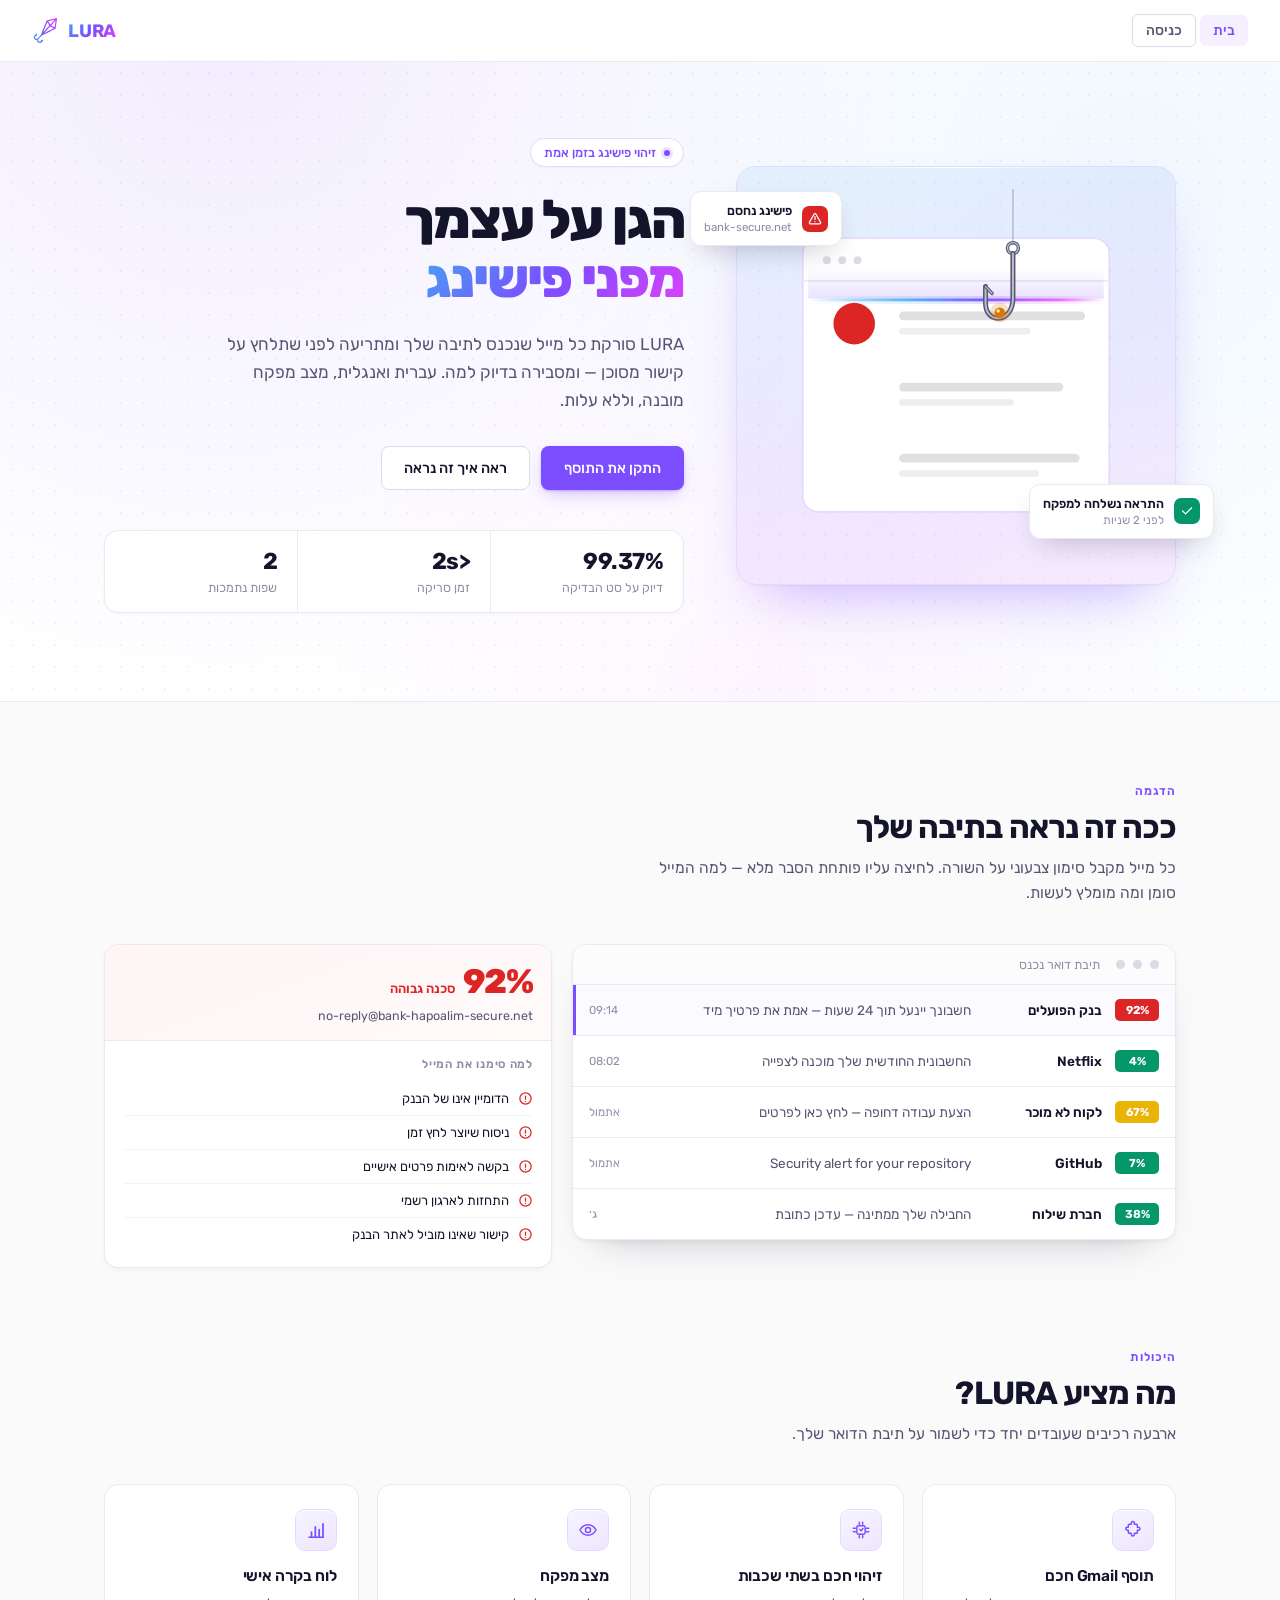
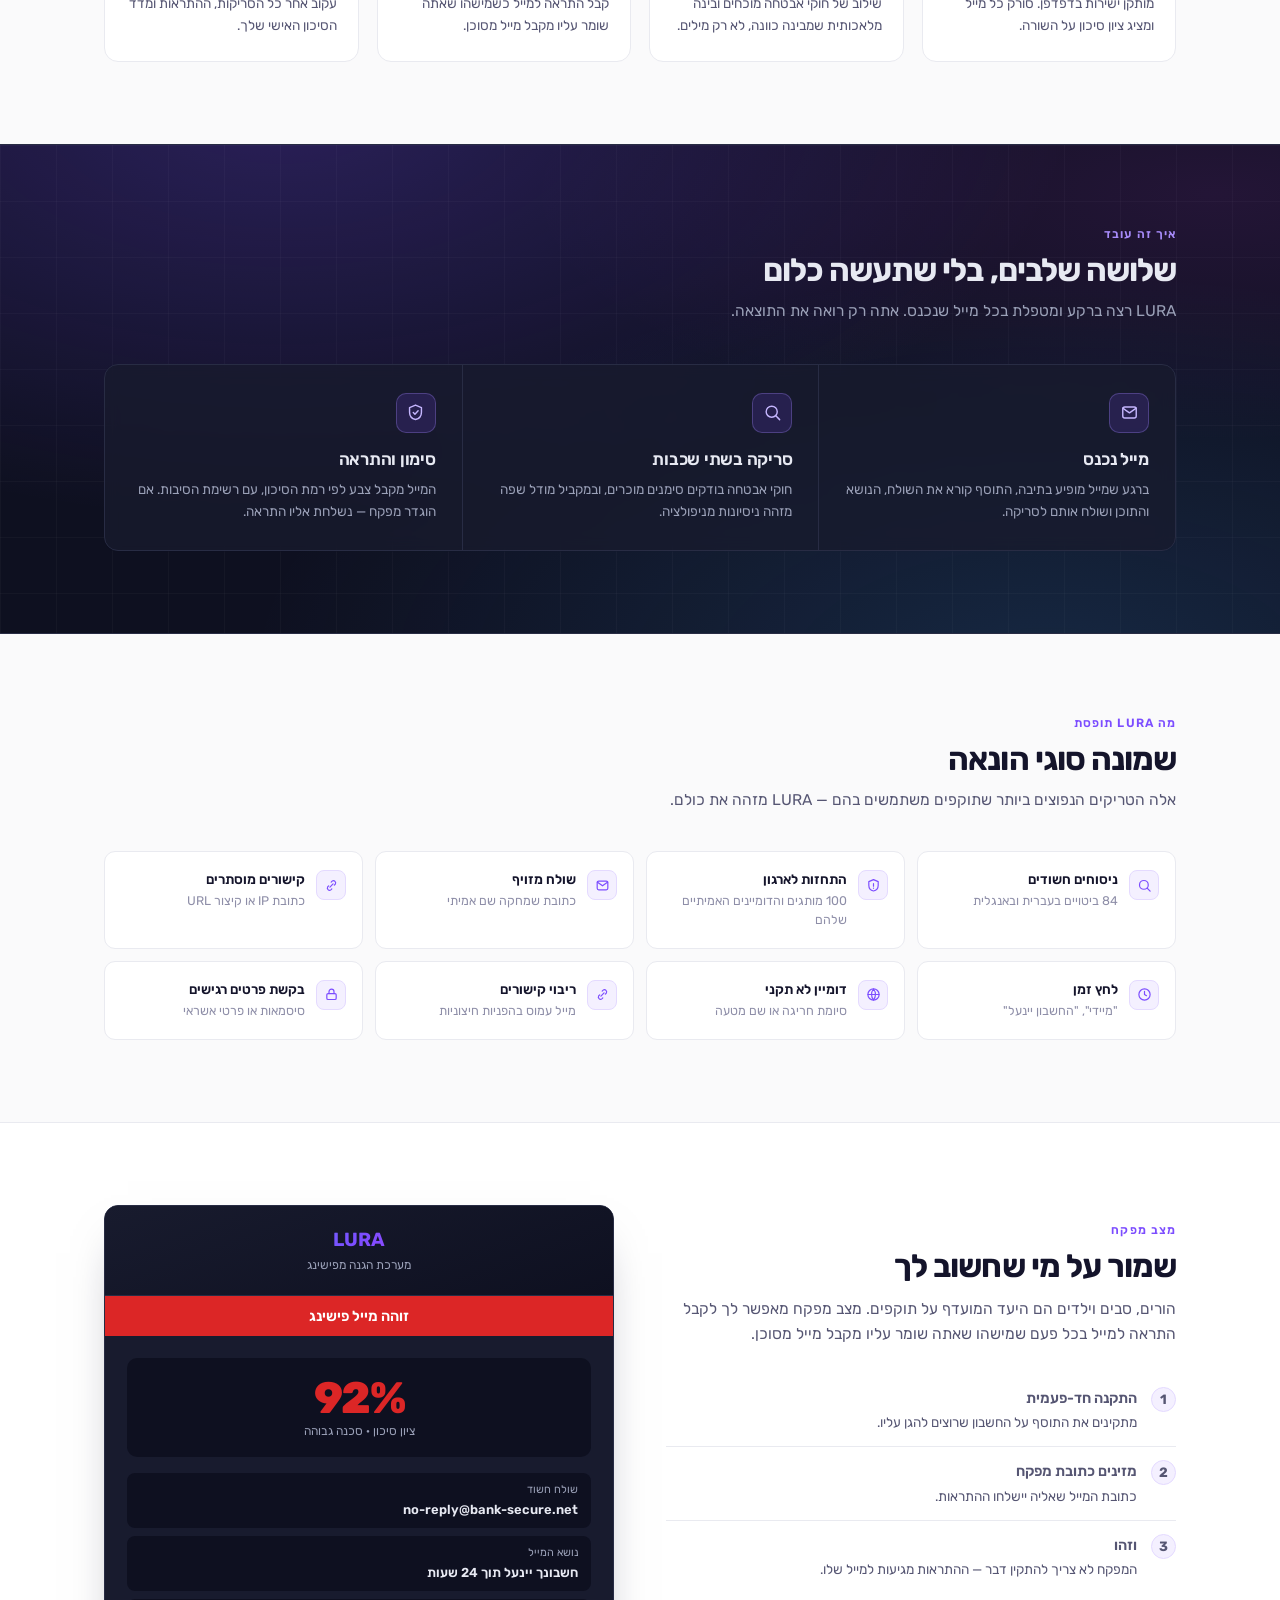
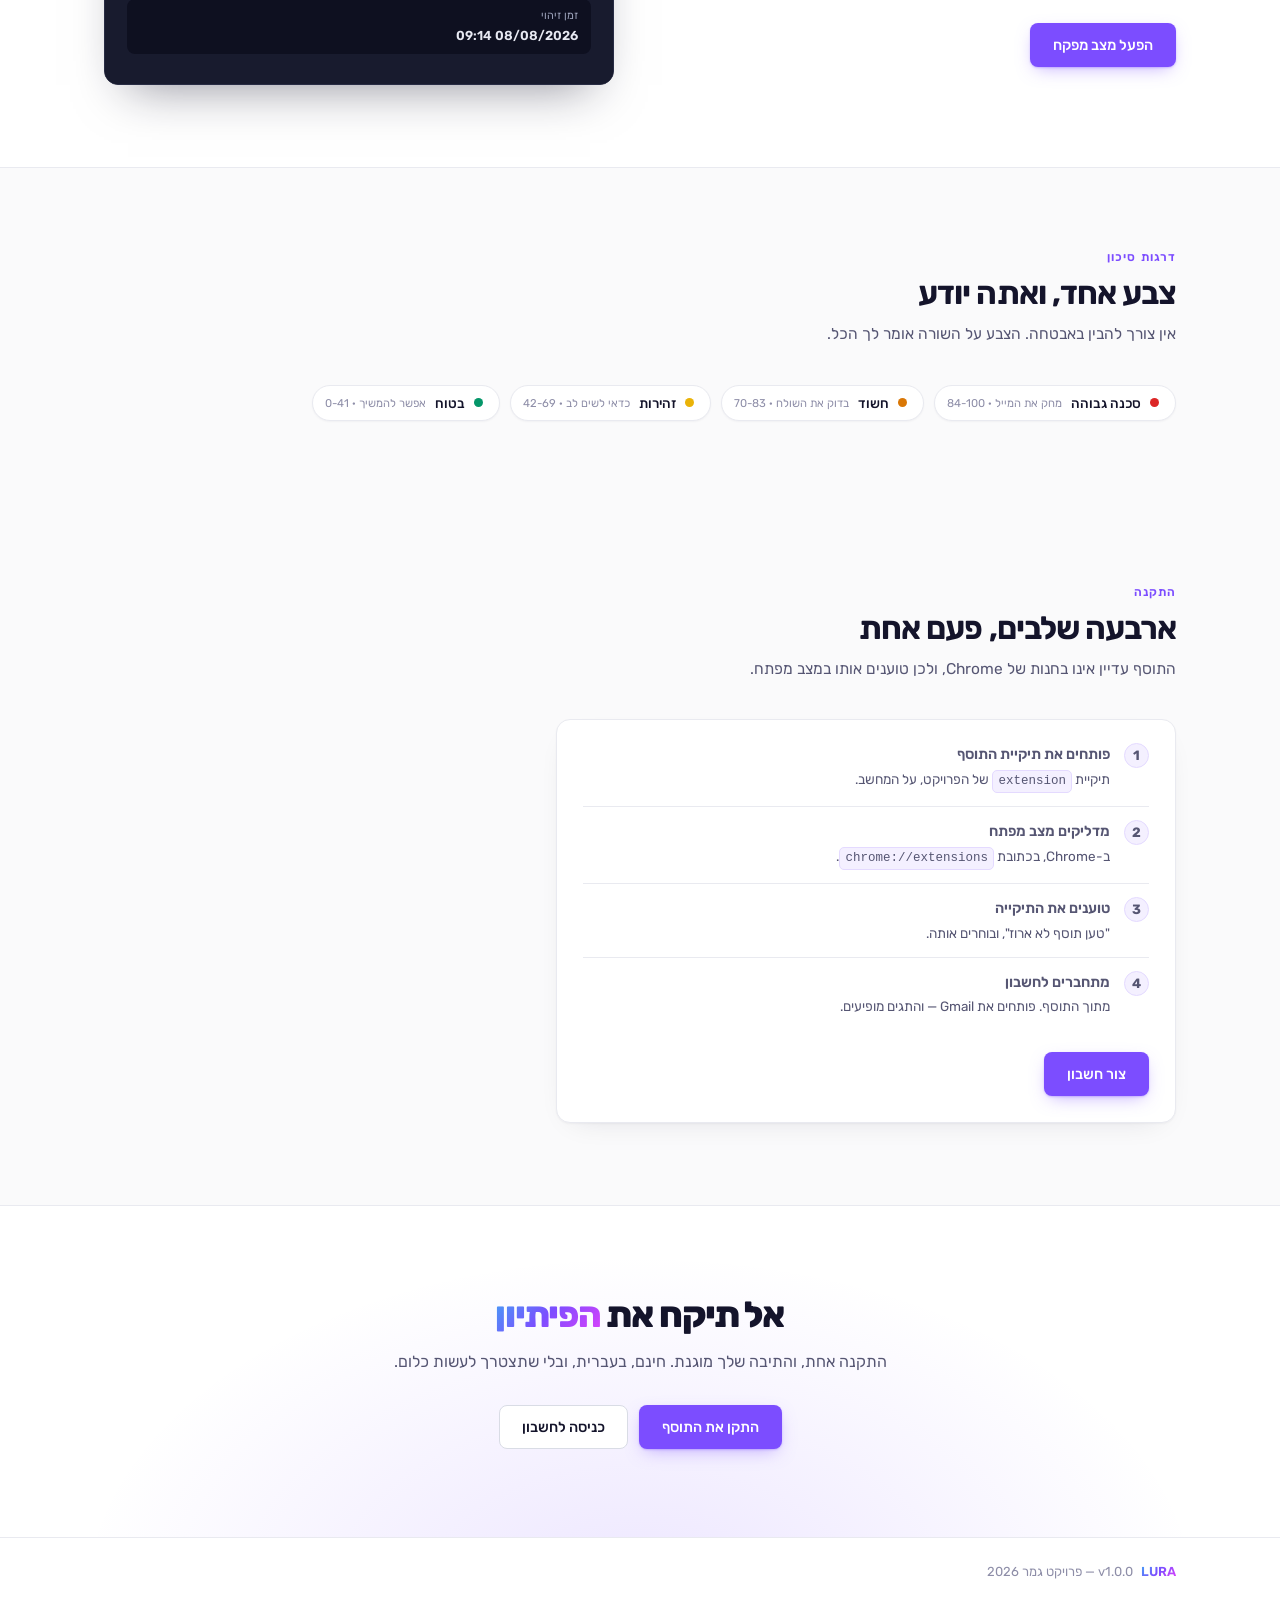
<file: frontend/index.html>
<!DOCTYPE html>
<html lang="he" dir="rtl">
<head>
  <meta charset="UTF-8">
  <meta name="viewport" content="width=device-width, initial-scale=1.0">
  <title>LURA — Don't Take The Bait</title>
  <link rel="icon" type="image/svg+xml" href="icons/logo.svg">
  <link rel="icon" type="image/png" href="icons/icon128.png">
  <link rel="stylesheet" href="css/main.css">
</head>
<body>

<nav class="navbar">
  <div class="nav-links">
    <a href="index.html" class="active">בית</a>
    <a href="dashboard.html" id="navDashboard" style="display:none">לוח בקרה</a>
    <a href="login.html" id="navLogin" class="nav-cta">כניסה</a>
    <a href="#" id="navLogout" class="nav-cta" style="display:none" onclick="logout();return false">יציאה</a>
  </div>
  <div class="brand">
    <span class="brand-word">LURA</span>
    <img src="icons/logo.svg" alt="" class="brand-mark">
  </div>
</nav>

<div class="hero-wrap">
  <div class="hero">
    <div class="hero-visual">
      <div class="float-card fc-1">
        <span class="fc-dot" style="background:var(--danger)">
          <svg viewBox="0 0 24 24"><path d="M12 8v5M12 16.5v.2"/>
            <path d="M10.3 3.9L2.6 17.4A2 2 0 004.3 20.4h15.4a2 2 0 001.7-3L13.7 3.9a2 2 0 00-3.4 0z"/></svg></span>
        <span><b class="fc-t">פישינג נחסם</b><span class="fc-s">bank-secure.net</span></span>
      </div>
      <div class="float-card fc-2">
        <span class="fc-dot" style="background:var(--safe)">
          <svg viewBox="0 0 24 24"><path d="M20 6.5L9.5 17 4.5 12"/></svg></span>
        <span><b class="fc-t">התראה נשלחה למפקח</b><span class="fc-s">לפני 2 שניות</span></span>
      </div>
      <div class="stage">
        <div class="hero-scan" role="img"
             aria-label="LURA סורקת את תיבת הדואר, מסמנת כל מייל בציון סיכון, וחוסמת את קרס הפישינג במגן">
          <svg viewBox="0 0 360 340" xmlns="http://www.w3.org/2000/svg">
            <defs>
              <linearGradient id="beam" x1="0" y1="0" x2="1" y2="0">
                <stop offset="0%" stop-color="#42A5F5" stop-opacity="0"/>
                <stop offset="35%" stop-color="#42A5F5" stop-opacity=".85"/>
                <stop offset="60%" stop-color="#7C4DFF" stop-opacity=".95"/>
                <stop offset="85%" stop-color="#E040FB" stop-opacity=".7"/>
                <stop offset="100%" stop-color="#E040FB" stop-opacity="0"/></linearGradient>
              <linearGradient id="trail" x1="0" y1="1" x2="0" y2="0">
                <stop offset="0%" stop-color="#7C4DFF" stop-opacity=".16"/>
                <stop offset="100%" stop-color="#7C4DFF" stop-opacity="0"/></linearGradient>
              <filter id="glow" x="-70%" y="-70%" width="240%" height="240%">
                <feGaussianBlur stdDeviation="4" result="b"/>
                <feMerge><feMergeNode in="b"/><feMergeNode in="SourceGraphic"/></feMerge></filter>
              <filter id="soft" x="-60%" y="-60%" width="220%" height="220%">
                <feGaussianBlur stdDeviation="7"/></filter></defs>
            <g class="lura-panel">
              <rect x="40" y="45" width="280" height="250" rx="14" fill="#fff"/>
              <rect x="40" y="45" width="280" height="250" rx="14" fill="none" stroke="#E4DAFF" stroke-width="1.5"/>
              <line x1="40" y1="84" x2="320" y2="84" stroke="#EDE9F7" stroke-width="1.5"/>
              <circle cx="62" cy="65" r="3.6" fill="#D9DCE5"/><circle cx="76" cy="65" r="3.6" fill="#D9DCE5"/>
              <circle cx="90" cy="65" r="3.6" fill="#D9DCE5"/>
              <g><rect x="128" y="112" width="170" height="8" rx="4" fill="#14142B" opacity=".13"/>
                <rect x="128" y="127" width="120" height="6" rx="3" fill="#14142B" opacity=".07"/>
                <rect x="128" y="177" width="150" height="8" rx="4" fill="#14142B" opacity=".13"/>
                <rect x="128" y="192" width="105" height="6" rx="3" fill="#14142B" opacity=".07"/>
                <rect x="128" y="242" width="165" height="8" rx="4" fill="#14142B" opacity=".13"/>
                <rect x="128" y="257" width="128" height="6" rx="3" fill="#14142B" opacity=".07"/></g>
              <g transform="translate(87,123)"><circle class="lura-alarm" cx="0" cy="0" r="19" fill="#DC2626"/></g>
              <g class="lura-badge lura-badge-1"><rect x="60" y="110" width="54" height="25" rx="6" fill="#DC2626"/>
                <text x="87" y="127.5" text-anchor="middle" font-family="Rubik,sans-serif"
                      font-size="12.5" font-weight="600" fill="#fff">92%</text></g>
              <g class="lura-badge lura-badge-2"><rect x="60" y="175" width="54" height="25" rx="6" fill="#059669"/>
                <text x="87" y="192.5" text-anchor="middle" font-family="Rubik,sans-serif"
                      font-size="12.5" font-weight="600" fill="#fff">4%</text></g>
              <g class="lura-badge lura-badge-3"><rect x="60" y="240" width="54" height="25" rx="6" fill="#EAB308"/>
                <text x="87" y="257.5" text-anchor="middle" font-family="Rubik,sans-serif"
                      font-size="12.5" font-weight="600" fill="#fff">67%</text></g>
              <g class="lura-beam"><rect x="45" y="72" width="270" height="28" fill="url(#trail)"/>
                <rect x="45" y="100" width="270" height="2.5" rx="1.25" fill="url(#beam)" filter="url(#glow)"/></g>
            </g>
            <g transform="translate(232,96)"><g class="lura-hook"><g class="lura-hook-sway">
              <line x1="0" y1="-195" x2="0" y2="-47" stroke="#8E8EA8" stroke-width="1.4"
                    stroke-linecap="round" opacity=".5"/>
              <circle cx="0" cy="-42" r="5" fill="none" stroke="#565673" stroke-width="3.2"/>
              <circle cx="0" cy="-42" r="5" fill="none" stroke="#BCC0CC" stroke-width="1.2"/>
              <path d="M 0,-37 L 0,4 C 0,15 -6,22 -14,22 C -21,22 -25,16 -25,8 L -25,-7"
                    fill="none" stroke="#565673" stroke-width="4.6" stroke-linecap="round" stroke-linejoin="round"/>
              <path d="M 0,-37 L 0,4 C 0,15 -6,22 -14,22 C -21,22 -25,16 -25,8 L -25,-7"
                    fill="none" stroke="#BCC0CC" stroke-width="1.8" stroke-linecap="round" stroke-linejoin="round"/>
              <path d="M -25,-7 L -19,-0.5" fill="none" stroke="#565673" stroke-width="3.1" stroke-linecap="round"/>
              <path d="M -25,-7 L -19,-0.5" fill="none" stroke="#BCC0CC" stroke-width="1.1" stroke-linecap="round"/>
              <g class="lura-bait"><circle cx="-12" cy="17" r="9" fill="#D97706" opacity=".22"/>
                <circle cx="-12" cy="17" r="4.8" fill="#D97706"/>
                <circle cx="-13.5" cy="15.4" r="1.5" fill="#FEF3C7"/></g>
            </g></g></g>
            <g transform="translate(232,131)">
              <circle class="lura-ring" cx="0" cy="0" r="22" fill="none" stroke="#7C4DFF" stroke-width="2"/>
              <circle class="lura-ring lura-ring-2" cx="0" cy="0" r="22" fill="none" stroke="#42A5F5" stroke-width="1.4"/>
              <g class="lura-shield">
                <ellipse cx="0" cy="2" rx="24" ry="26" fill="#7C4DFF" opacity=".2" filter="url(#soft)"/>
                <path d="M 0,-19 L 15,-13 L 15,4 C 15,14 0,21 0,21 C 0,21 -15,14 -15,4 L -15,-13 Z" fill="#7C4DFF"/>
                <path d="M -6.5,0.5 L -2,6 L 7,-6.5" fill="none" stroke="#fff" stroke-width="2.6"
                      stroke-linecap="round" stroke-linejoin="round"/></g></g>
          </svg>
        </div>
      </div>
    </div>

    <div class="hero-copy">
      <div class="eyebrow"><span class="eyebrow-dot"></span>זיהוי פישינג בזמן אמת</div>
      <h1>הגן על עצמך<br><em>מפני פישינג</em></h1>
      <p class="hero-sub">LURA סורקת כל מייל שנכנס לתיבה שלך ומתריעה לפני שתלחץ
        על קישור מסוכן — ומסבירה בדיוק למה. עברית ואנגלית, מצב מפקח מובנה,
        וללא עלות.</p>
      <div class="hero-actions">
        <a href="#install" class="btn btn-primary">התקן את התוסף</a>
        <a href="#demo" class="btn btn-secondary">ראה איך זה נראה</a></div>
      <div class="hero-stats">
        <div class="stat"><b>99.37%</b><span>דיוק על סט הבדיקה</span></div>
        <div class="stat"><b>&lt;2s</b><span>זמן סריקה</span></div>
        <div class="stat"><b>2</b><span>שפות נתמכות</span></div></div>
    </div>
  </div>
</div>

<!-- הדגמה -->
<section class="sec rv" id="demo">
  <div class="container">
    <div class="sec-head">
      <div class="sec-tag">הדגמה</div>
      <h2>ככה זה נראה בתיבה שלך</h2>
      <p>כל מייל מקבל סימון צבעוני על השורה. לחיצה עליו פותחת הסבר מלא — למה המייל סומן ומה מומלץ לעשות.</p>
    </div>
    <div class="demo">
      <div class="mail-app">
        <div class="mail-top"><i></i><i></i><i></i><span>תיבת דואר נכנס</span></div>
        <div class="mrow sel"><span class="mbadge" style="background:#DC2626">92%</span>
          <span class="mfrom">בנק הפועלים</span>
          <span class="msub">חשבונך יינעל תוך 24 שעות — אמת את פרטיך מיד</span>
          <span class="mtime">09:14</span></div>
        <div class="mrow"><span class="mbadge" style="background:#059669">4%</span>
          <span class="mfrom">Netflix</span>
          <span class="msub">החשבונית החודשית שלך מוכנה לצפייה</span>
          <span class="mtime">08:02</span></div>
        <div class="mrow"><span class="mbadge" style="background:#EAB308">67%</span>
          <span class="mfrom">לקוח לא מוכר</span>
          <span class="msub">הצעת עבודה דחופה — לחץ כאן לפרטים</span>
          <span class="mtime">אתמול</span></div>
        <div class="mrow"><span class="mbadge" style="background:#059669">7%</span>
          <span class="mfrom">GitHub</span>
          <span class="msub">Security alert for your repository</span>
          <span class="mtime">אתמול</span></div>
        <div class="mrow"><span class="mbadge" style="background:#059669">38%</span>
          <span class="mfrom">חברת שילוח</span>
          <span class="msub">החבילה שלך ממתינה — עדכן כתובת</span>
          <span class="mtime">ג׳</span></div>
      </div>
      <div class="analysis">
        <div class="an-top">
          <div class="an-score"><b>92%</b><span>סכנה גבוהה</span></div>
          <small>no-reply@bank-hapoalim-secure.net</small>
        </div>
        <div class="an-body">
          <div class="an-lbl">למה סימנו את המייל</div>
          <div class="ind"><svg viewBox="0 0 24 24" stroke-linecap="round"><path d="M12 8v5M12 16.4v.2"/>
            <circle cx="12" cy="12" r="9"/></svg>הדומיין אינו של הבנק</div>
          <div class="ind"><svg viewBox="0 0 24 24" stroke-linecap="round"><path d="M12 8v5M12 16.4v.2"/>
            <circle cx="12" cy="12" r="9"/></svg>ניסוח שיוצר לחץ זמן</div>
          <div class="ind"><svg viewBox="0 0 24 24" stroke-linecap="round"><path d="M12 8v5M12 16.4v.2"/>
            <circle cx="12" cy="12" r="9"/></svg>בקשה לאימות פרטים אישיים</div>
          <div class="ind"><svg viewBox="0 0 24 24" stroke-linecap="round"><path d="M12 8v5M12 16.4v.2"/>
            <circle cx="12" cy="12" r="9"/></svg>התחזות לארגון רשמי</div>
          <div class="ind"><svg viewBox="0 0 24 24" stroke-linecap="round"><path d="M12 8v5M12 16.4v.2"/>
            <circle cx="12" cy="12" r="9"/></svg>קישור שאינו מוביל לאתר הבנק</div>
        </div>
      </div>
    </div>
  </div>
</section>

<!-- יכולות -->
<section class="sec rv" style="padding-top:0">
  <div class="container">
    <div class="sec-head"><div class="sec-tag">היכולות</div>
      <h2>מה מציע LURA?</h2>
      <p>ארבעה רכיבים שעובדים יחד כדי לשמור על תיבת הדואר שלך.</p></div>
    <div class="grid4">
      <div class="card"><div class="card-icon"><svg viewBox="0 0 24 24">
        <path d="M10 3.5a1.8 1.8 0 013.6 0V5h2.6a1 1 0 011 1v2.6h1.3a1.8 1.8 0 010 3.6H17.2V15a1 1 0 01-1 1h-2.6v1.4a1.8 1.8 0 01-3.6 0V16H7.4a1 1 0 01-1-1v-2.7H5.1a1.8 1.8 0 010-3.6h1.3V6a1 1 0 011-1H10V3.5z"/>
      </svg></div><h3>תוסף Gmail חכם</h3>
      <p>מותקן ישירות בדפדפן. סורק כל מייל ומציג ציון סיכון על השורה.</p></div>
      <div class="card"><div class="card-icon"><svg viewBox="0 0 24 24">
        <rect x="7" y="7" width="10" height="10" rx="2"/>
        <path d="M10 2.8v2.4M14 2.8v2.4M10 18.8v2.4M14 18.8v2.4M2.8 10h2.4M2.8 14h2.4M18.8 10h2.4M18.8 14h2.4"/>
        <path d="M10.6 11.4l1.4 1.4 2.4-2.6"/></svg></div><h3>זיהוי חכם בשתי שכבות</h3>
      <p>שילוב של חוקי אבטחה מוכחים ובינה מלאכותית שמבינה כוונה, לא רק מילים.</p></div>
      <div class="card"><div class="card-icon"><svg viewBox="0 0 24 24">
        <path d="M2.4 12S5.8 5.8 12 5.8 21.6 12 21.6 12 18.2 18.2 12 18.2 2.4 12 2.4 12z"/>
        <circle cx="12" cy="12" r="3.1"/></svg></div><h3>מצב מפקח</h3>
      <p>קבל התראה למייל כשמישהו שאתה שומר עליו מקבל מייל מסוכן.</p></div>
      <div class="card"><div class="card-icon"><svg viewBox="0 0 24 24">
        <path d="M3.4 20.6h17.2"/>
        <path d="M6.6 20.6v-6.2M11.2 20.6V8.4M15.8 20.6v-9M20.4 20.6V4.6" stroke-width="2.1"/></svg></div>
      <h3>לוח בקרה אישי</h3>
      <p>עקוב אחר כל הסריקות, ההתראות ומדד הסיכון האישי שלך.</p></div>
    </div>
  </div>
</section>

<!-- איך זה עובד (כהה) -->
<section class="engine">
  <div class="engine-in">
    <div class="sec-tag">איך זה עובד</div>
    <h2>שלושה שלבים, בלי שתעשה כלום</h2>
    <p class="lead">LURA רצה ברקע ומטפלת בכל מייל שנכנס. אתה רק רואה את התוצאה.</p>
    <div class="steps">
      <div class="step">
        <div class="step-ico"><svg viewBox="0 0 24 24">
          <path d="M20.5 6.5l-8.5 6-8.5-6"/><rect x="3.5" y="5" width="17" height="14" rx="2.5"/></svg></div>
        <h4>מייל נכנס</h4>
        <p>ברגע שמייל מופיע בתיבה, התוסף קורא את השולח, הנושא והתוכן ושולח אותם לסריקה.</p></div>
      <div class="step">
        <div class="step-ico"><svg viewBox="0 0 24 24">
          <circle cx="11" cy="11" r="7"/><path d="M16.2 16.2L21 21"/></svg></div>
        <h4>סריקה בשתי שכבות</h4>
        <p>חוקי אבטחה בודקים סימנים מוכרים, ובמקביל מודל שפה מזהה ניסיונות מניפולציה.</p></div>
      <div class="step">
        <div class="step-ico"><svg viewBox="0 0 24 24">
          <path d="M12 2.6l7.5 3.2v5.9c0 4.5-3.1 8.2-7.5 9.1-4.4-.9-7.5-4.6-7.5-9.1V5.8L12 2.6z"/>
          <path d="M9.2 12l2.1 2.1 4-4.3"/></svg></div>
        <h4>סימון והתראה</h4>
        <p>המייל מקבל צבע לפי רמת הסיכון, עם רשימת הסיבות. אם הוגדר מפקח — נשלחת אליו התראה.</p></div>
    </div>
  </div>
</section>

<!-- מה זה תופס -->
<section class="sec rv">
  <div class="container">
    <div class="sec-head"><div class="sec-tag">מה LURA תופסת</div>
      <h2>שמונה סוגי הונאה</h2>
      <p>אלה הטריקים הנפוצים ביותר שתוקפים משתמשים בהם — LURA מזהה את כולם.</p></div>
    <div class="catch">
      <div class="ct"><span class="ct-ic"><svg viewBox="0 0 24 24">
        <circle cx="11" cy="11" r="7"/><path d="M16.2 16.2L21 21"/></svg></span>
        <div><h4>ניסוחים חשודים</h4><p>84 ביטויים בעברית ובאנגלית</p></div></div>
      <div class="ct"><span class="ct-ic"><svg viewBox="0 0 24 24">
        <path d="M12 2.6l7.5 3.2v5.9c0 4.5-3.1 8.2-7.5 9.1-4.4-.9-7.5-4.6-7.5-9.1V5.8L12 2.6z"/>
        <path d="M12 9v4M12 16v.2"/></svg></span>
        <div><h4>התחזות לארגון</h4><p>100 מותגים והדומיינים האמיתיים שלהם</p></div></div>
      <div class="ct"><span class="ct-ic"><svg viewBox="0 0 24 24">
        <path d="M20.5 6.5l-8.5 6-8.5-6"/><rect x="3.5" y="5" width="17" height="14" rx="2.5"/></svg></span>
        <div><h4>שולח מזויף</h4><p>כתובת שמחקה שם אמיתי</p></div></div>
      <div class="ct"><span class="ct-ic"><svg viewBox="0 0 24 24">
        <path d="M9.5 14.5l5-5"/><path d="M11.5 6.5l1.5-1.5a3.6 3.6 0 015 5L16.5 11.5"/>
        <path d="M12.5 17.5L11 19a3.6 3.6 0 01-5-5l1.5-1.5"/></svg></span>
        <div><h4>קישורים מוסתרים</h4><p>כתובת IP או קיצור URL</p></div></div>
      <div class="ct"><span class="ct-ic"><svg viewBox="0 0 24 24">
        <circle cx="12" cy="12" r="9"/><path d="M12 7v5l3.2 2"/></svg></span>
        <div><h4>לחץ זמן</h4><p>"מיידי", "החשבון יינעל"</p></div></div>
      <div class="ct"><span class="ct-ic"><svg viewBox="0 0 24 24">
        <circle cx="12" cy="12" r="9"/><path d="M3.2 12h17.6"/>
        <path d="M12 3.2a14 14 0 000 17.6 14 14 0 000-17.6z"/></svg></span>
        <div><h4>דומיין לא תקני</h4><p>סיומת חריגה או שם מטעה</p></div></div>
      <div class="ct"><span class="ct-ic"><svg viewBox="0 0 24 24">
        <path d="M9.5 14.5l5-5"/><path d="M11.5 6.5l1.5-1.5a3.6 3.6 0 015 5L16.5 11.5"/>
        <path d="M12.5 17.5L11 19a3.6 3.6 0 01-5-5l1.5-1.5"/></svg></span>
        <div><h4>ריבוי קישורים</h4><p>מייל עמוס בהפניות חיצוניות</p></div></div>
      <div class="ct"><span class="ct-ic"><svg viewBox="0 0 24 24">
        <rect x="4.5" y="10.5" width="15" height="9.5" rx="2"/>
        <path d="M8 10.5V7.5a4 4 0 018 0v3"/></svg></span>
        <div><h4>בקשת פרטים רגישים</h4><p>סיסמאות או פרטי אשראי</p></div></div>
    </div>
  </div>
</section>

<!-- מצב מפקח -->
<section class="guard rv">
  <div class="guard-in">
    <div>
      <div class="sec-tag">מצב מפקח</div>
      <h2 style="font-size:32px;font-weight:700;letter-spacing:-.03em;margin-bottom:12px">
        שמור על מי שחשוב לך</h2>
      <p style="font-size:15.5px;color:var(--text-2);line-height:1.65">
        הורים, סבים וילדים הם היעד המועדף על תוקפים. מצב מפקח מאפשר לך
        לקבל התראה למייל בכל פעם שמישהו שאתה שומר עליו מקבל מייל מסוכן.</p>
      <ul class="gsteps">
        <li class="gstep"><span class="gnum">1</span>
          <span><b>התקנה חד-פעמית</b><span>מתקינים את התוסף על החשבון שרוצים להגן עליו.</span></span></li>
        <li class="gstep"><span class="gnum">2</span>
          <span><b>מזינים כתובת מפקח</b><span>כתובת המייל שאליה יישלחו ההתראות.</span></span></li>
        <li class="gstep"><span class="gnum">3</span>
          <span><b>וזהו</b><span>המפקח לא צריך להתקין דבר — ההתראות מגיעות למייל שלו.</span></span></li>
      </ul>
      <a href="dashboard.html#guardian" class="btn btn-primary"
         onclick="goGuardian();return false">הפעל מצב מפקח</a>
    </div>

    <div class="alert-mock">
      <div class="am-top"><div class="am-brand">LURA</div><small>מערכת הגנה מפישינג</small></div>
      <div class="am-alert">זוהה מייל פישינג</div>
      <div class="am-body">
        <div class="am-score"><b>92%</b><small>ציון סיכון · סכנה גבוהה</small></div>
        <div class="am-row"><span>שולח חשוד</span><b>no-reply@bank-secure.net</b></div>
        <div class="am-row"><span>נושא המייל</span><b>חשבונך יינעל תוך 24 שעות</b></div>
        <div class="am-row"><span>זמן זיהוי</span><b>08/08/2026 09:14</b></div>
      </div>
    </div>
  </div>
</section>

<!-- דרגות סיכון -->
<section class="sec rv">
  <div class="container">
    <div class="sec-head"><div class="sec-tag">דרגות סיכון</div>
      <h2>צבע אחד, ואתה יודע</h2>
      <p>אין צורך להבין באבטחה. הצבע על השורה אומר לך הכל.</p></div>
    <!-- Four, and only four: the names and the advice are risk_levels.py,
         and the ranges are what config.py derives from the threshold. A
         fifth chip called "פישינג" survived here from an early draft and
         named a level the product has never had. -->
    <div class="chips">
      <span class="chip"><i style="background:#DC2626"></i>סכנה גבוהה <small>מחק את המייל · 84-100</small></span>
      <span class="chip"><i style="background:#D97706"></i>חשוד <small>בדוק את השולח · 70-83</small></span>
      <span class="chip"><i style="background:#EAB308"></i>זהירות <small>כדאי לשים לב · 42-69</small></span>
      <span class="chip"><i style="background:#059669"></i>בטוח <small>אפשר להמשיך · 0-41</small></span>
    </div>
  </div>
</section>

<!-- התקנה -->
<section class="sec rv" id="install">
  <div class="container">
    <div class="sec-head"><div class="sec-tag">התקנה</div>
      <h2>ארבעה שלבים, פעם אחת</h2>
      <p>התוסף עדיין אינו בחנות של Chrome, ולכן טוענים אותו במצב מפתח.</p></div>
    <div class="install-card">
      <ol class="gsteps">
        <li class="gstep"><span class="gnum">1</span>
          <span><b>פותחים את תיקיית התוסף</b>
            <span>תיקיית <code>extension</code> של הפרויקט, על המחשב.</span></span></li>
        <li class="gstep"><span class="gnum">2</span>
          <span><b>מדליקים מצב מפתח</b>
            <span>ב-Chrome, בכתובת <code>chrome://extensions</code>.</span></span></li>
        <li class="gstep"><span class="gnum">3</span>
          <span><b>טוענים את התיקייה</b>
            <span>"טען תוסף לא ארוז", ובוחרים אותה.</span></span></li>
        <li class="gstep"><span class="gnum">4</span>
          <span><b>מתחברים לחשבון</b>
            <span>מתוך התוסף. פותחים את Gmail — והתגים מופיעים.</span></span></li>
      </ol>
      <a href="login.html" id="installCta" class="btn btn-primary">צור חשבון</a>
    </div>
  </div>
</section>

<section class="cta">
  <div class="cta-in">
    <h2>אל תיקח את <em>הפיתיון</em></h2>
    <p>התקנה אחת, והתיבה שלך מוגנת. חינם, בעברית, ובלי שתצטרך לעשות כלום.</p>
    <div class="cta-actions">
      <a href="#install" class="btn btn-primary">התקן את התוסף</a>
      <a href="login.html" id="ctaAccount" class="btn btn-secondary">כניסה לחשבון</a>
    </div>
  </div>
</section>

<footer class="footer">
  <div class="container">
    <span class="brand-word" style="font-weight:600">LURA</span> v1.0.0 — פרויקט גמר 2026
  </div>
</footer>

<script src="js/index.js"></script>
</body>
</html>
</file>
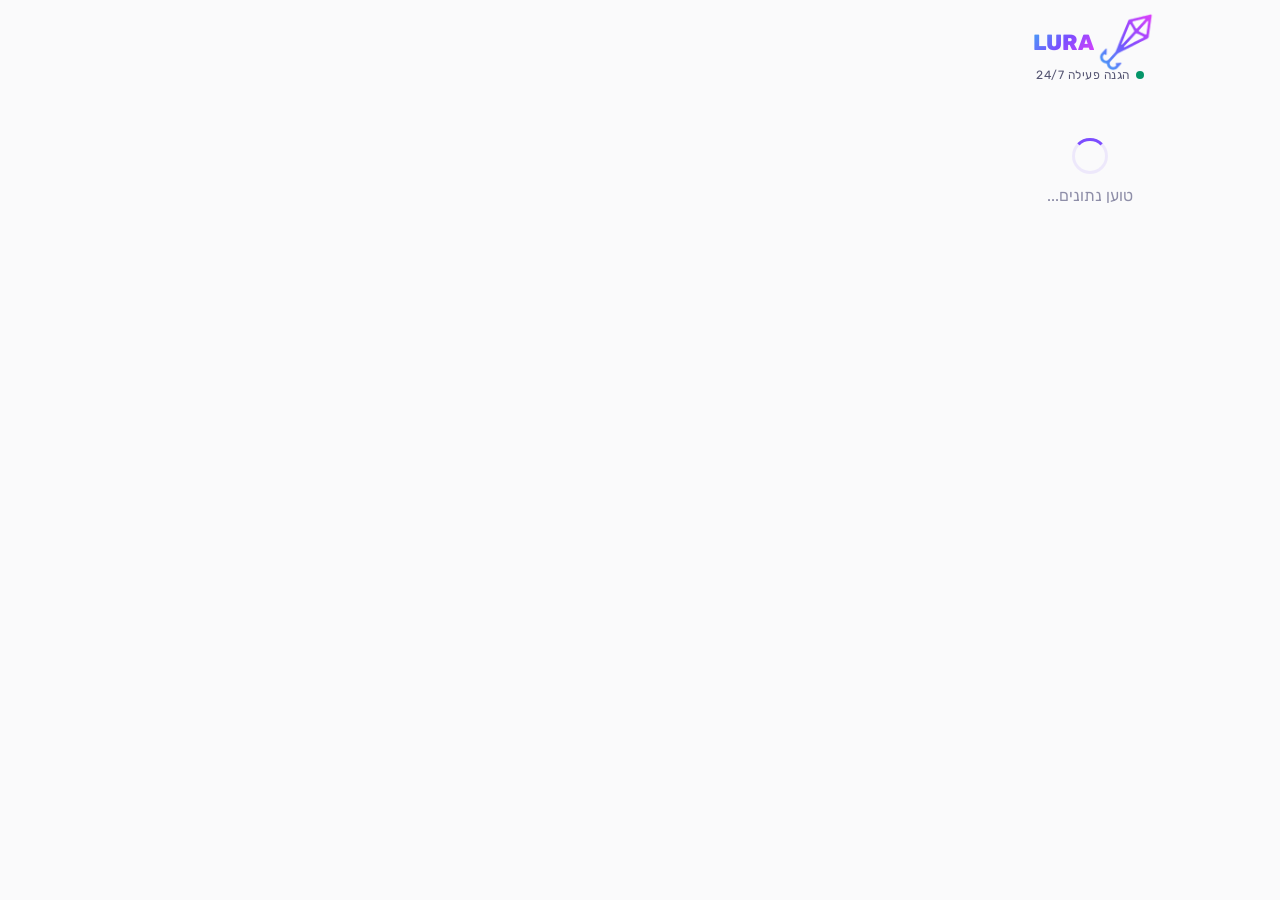
<file: extension/popup.html>
<!DOCTYPE html>
<html dir="rtl" lang="he">
<head>
  <meta charset="UTF-8">
  <meta name="viewport" content="width=device-width, initial-scale=1.0">
  <title>LURA</title>
  <link rel="stylesheet" href="popup/popup.css">
</head>
<body>

<div class="header">
  <div class="logo-row">
        <div class="shield-icon"><img src="icons/icon128.png" alt="LURA" style="width:60px;height:60px;"></div>
    <h1>LURA</h1>
  </div>
  <p><span class="status-dot"></span>הגנה פעילה 24/7</p>
</div>

<div id="content">
  <div class="loading">
    <div class="spinner"></div>
    <p>טוען נתונים...</p>
  </div>
</div>

<script src="popup/popup.js"></script>
</body>
</html>
</file>
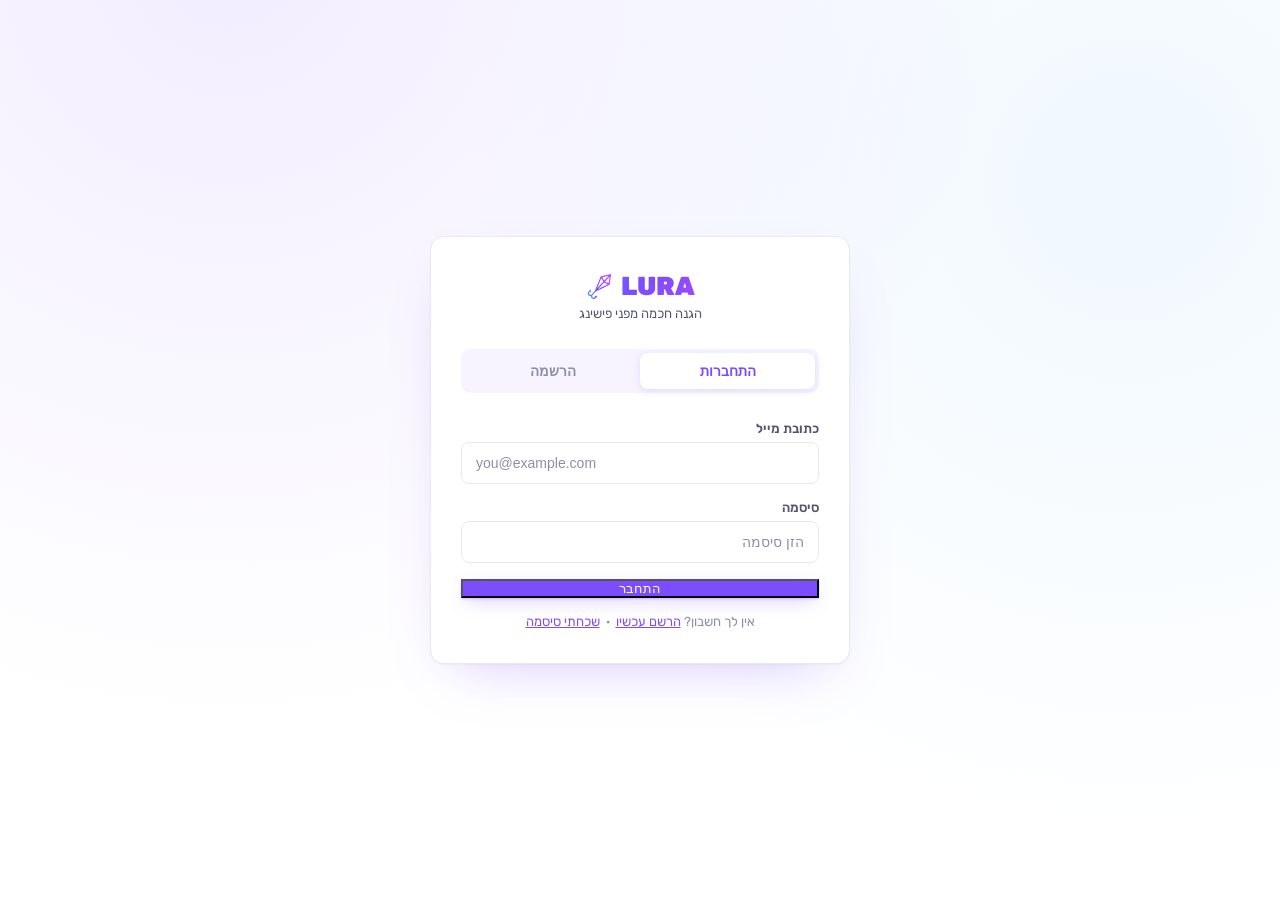
<file: frontend/dashboard.html>
<!DOCTYPE html>
<html lang="he" dir="rtl">
<head>
  <meta charset="UTF-8">
  <meta name="viewport" content="width=device-width, initial-scale=1.0">
  <title>LURA — אזור אישי</title>
  <link rel="stylesheet" href="css/main.css">
    <link rel="icon" type="image/svg+xml" href="icons/logo.svg">
  <link rel="icon" type="image/png" href="icons/icon128.png">
</head>
<body class="dash-page">
 <nav class="navbar">
    <div class="nav-links">
      <a href="index.html">בית</a>
      <span class="nav-user" id="navUser"></span>
      <button class="nav-cta" onclick="logout()">יציאה</button>
    </div>
    <!-- Same order and same class as index.html: the lockup was mirrored
         here and used .nav-brand, which has no rule, so LURA jumped sides
         and lost its size and weight on the way in from the home page. -->
    <div class="brand">
      <span class="brand-word">LURA</span>
      <img src="icons/logo.svg" alt="" class="brand-mark">
    </div>
  </nav>

  <div class="dash-layout">
    <aside class="sidebar">
      <div class="sidebar-avatar" id="sidebarInitial">?</div>
      <div class="sidebar-name" id="sidebarName">טוען...</div>
      <div class="sidebar-email" id="sidebarEmail"></div>
      <nav class="sidebar-nav">
        <a href="#overview" class="sidebar-link active" onclick="showSection('overview')"><svg viewBox="0 0 24 24" fill="none" stroke="currentColor" stroke-width="1.75" stroke-linecap="round" stroke-linejoin="round"><path d="M3.4 20.6h17.2"/><path d="M6.6 20.6v-6.2M11.2 20.6V8.4M15.8 20.6v-9M20.4 20.6V4.6" stroke-width="2.1"/></svg><span>סקירה כללית</span></a>
        <a href="#scanner"  class="sidebar-link"        onclick="showSection('scanner')"><svg viewBox="0 0 24 24" fill="none" stroke="currentColor" stroke-width="1.75" stroke-linecap="round" stroke-linejoin="round"><circle cx="11" cy="11" r="7"/><path d="M16.2 16.2L21 21"/></svg><span>סריקת קישור</span></a>
        <a href="#alerts"   class="sidebar-link"        onclick="showSection('alerts')"><svg viewBox="0 0 24 24" fill="none" stroke="currentColor" stroke-width="1.75" stroke-linecap="round" stroke-linejoin="round"><path d="M18 8.6a6 6 0 10-12 0c0 6-2.4 7.4-2.4 7.4h16.8S18 14.6 18 8.6z"/><path d="M13.7 20a2 2 0 01-3.4 0"/></svg><span>התראות</span></a>
        <a href="#trusted"  class="sidebar-link"        onclick="showSection('trusted')"><svg viewBox="0 0 24 24" fill="none" stroke="currentColor" stroke-width="1.75" stroke-linecap="round" stroke-linejoin="round"><path d="M12 3.2l7 2.8v5.2c0 4.3-3 8.1-7 9.6-4-1.5-7-5.3-7-9.6V6z"/><path d="M9 12.2l2 2 4-4.2"/></svg><span>שולחים מוכרים</span></a>
        <a href="#guardian" class="sidebar-link"        onclick="showSection('guardian')"><svg viewBox="0 0 24 24" fill="none" stroke="currentColor" stroke-width="1.75" stroke-linecap="round" stroke-linejoin="round"><path d="M2.4 12S5.8 5.8 12 5.8 21.6 12 21.6 12 18.2 18.2 12 18.2 2.4 12 2.4 12z"/><circle cx="12" cy="12" r="3.1"/></svg><span>מצב מפקח</span></a>
      </nav>
    </aside>

    <main class="dash-main">
      <section id="sec-overview" class="dash-section">
        <h2 class="section-title">סקירה כללית</h2>
        <div class="stats-grid">
          <div class="stat-card blue">
            <div class="stat-icon"><svg viewBox="0 0 24 24" fill="none" stroke="currentColor" stroke-width="1.75" stroke-linecap="round" stroke-linejoin="round"><path d="M20.5 6.5l-8.5 6-8.5-6"/><rect x="3.5" y="5" width="17" height="14" rx="2.5"/></svg></div>
            <div class="stat-val" id="statScanned">—</div>
            <div class="stat-lbl">מיילים נסרקו</div>
          </div>
          <div class="stat-card red">
            <div class="stat-icon"><svg viewBox="0 0 24 24" fill="none" stroke="currentColor" stroke-width="1.75" stroke-linecap="round" stroke-linejoin="round"><path d="M8 4.5h4v9.5a3.5 3.5 0 01-7 0V13"/><circle cx="10" cy="3" r="1.4"/></svg></div>
            <div class="stat-val" id="statBlocked">—</div>
            <div class="stat-lbl">פישינג נחסם</div>
          </div>
          <div class="stat-card yellow">
            <div class="stat-icon"><svg viewBox="0 0 24 24" fill="none" stroke="currentColor" stroke-width="1.75" stroke-linecap="round" stroke-linejoin="round"><path d="M13 2.6L4.5 13.4h6L11 21.4 19.5 10.6h-6L13 2.6z"/></svg></div>
            <div class="stat-val" id="statAlerts">—</div>
            <div class="stat-lbl">התראות היום</div>
          </div>
          <div class="stat-card green">
            <div class="stat-icon"><svg viewBox="0 0 24 24" fill="none" stroke="currentColor" stroke-width="1.75" stroke-linecap="round" stroke-linejoin="round"><path d="M12 2.6l7.5 3.2v5.9c0 4.5-3.1 8.2-7.5 9.1-4.4-.9-7.5-4.6-7.5-9.1V5.8L12 2.6z"/><path d="M9.2 12l2.1 2.1 4-4.3"/></svg></div>
            <div class="stat-val" id="statStatus">—</div>
            <div class="stat-lbl">פישינג מתוך הדואר</div>
          </div>
        </div>
        <div class="risk-card">
          <h3>מדד סיכון אישי</h3>
          <div class="risk-row">
            <div class="risk-circle" id="riskCircle">
              <div class="risk-inner">
                <span class="risk-num" id="riskNum">0</span>
                <span class="risk-sub">/ 100</span>
              </div>
            </div>
            <div class="risk-info">
              <div class="risk-level" id="riskLevel">טוען...</div>
              <div class="risk-bar-track">
                <div class="risk-bar-fill" id="riskBar" style="width:0%"></div>
              </div>
              <p class="risk-desc">הציון מחושב על בסיס 10 המיילים האחרונים שנסרקו.</p>
            </div>
          </div>
        </div>
      </section>

      <section id="sec-scanner" class="dash-section" style="display:none">
        <h2 class="section-title">סריקת קישור</h2>
        <div class="scanner-box">
          <div class="scanner-input-wrap">
            <input type="text" id="dashUrlInput" class="url-input" placeholder="הדבק כתובת URL..." dir="ltr">
            <button class="btn-scan" onclick="dashScanURL()">נתח</button>
          </div>
          <div id="dashScanResult" style="display:none"></div>
        </div>
      </section>

      <section id="sec-alerts" class="dash-section" style="display:none">
        <h2 class="section-title">התראות היום</h2>
        <div id="alertsList" class="alerts-list">
          <div class="empty-state">טוען התראות...</div>
        </div>
      </section>

      <section id="sec-trusted" class="dash-section" style="display:none">
        <h2 class="section-title">שולחים מוכרים</h2>
        <div class="guardian-box">
          <p>
            LURA מכירה מותגים גדולים, אבל לא את הכתובות שאת מתכתבת איתן —
            משרד, מורה, ספק. עבורן אין לה שום ראיה שהשולח לגיטימי, ולכן
            מייל תקין עלול לקבל ציון גבוה על סמך ניתוח הניסוח בלבד.
          </p>
          <p style="margin-top:10px;color:var(--text-2);font-size:13.5px;">
            סימון כאן מנמיך את משקל ניתוח הניסוח לאותו שולח.
            <strong>הוא אינו מבטל את בדיקות האבטחה:</strong> אם השולח
            מתחזה למותג או מקשר לדומיין מזויף, המייל יסומן גם אחריו.
          </p>
          <div class="form-group" style="margin-top:16px;">
            <label>כתובת מלאה או דומיין</label>
            <input type="text" id="trustedValue" placeholder="office@example.com  או  example.com" dir="ltr">
          </div>
          <div style="display:flex;gap:8px;margin-top:12px;">
            <button class="btn-primary" onclick="addTrusted()"><svg viewBox="0 0 24 24" fill="none" stroke="currentColor" stroke-width="1.75" stroke-linecap="round" stroke-linejoin="round"><path d="M12 5.5v13M5.5 12h13"/></svg><span>הוסף</span></button>
          </div>
          <div id="trustedResult" style="margin-top:16px;"></div>
          <div id="trustedList" style="margin-top:24px;"></div>
        </div>
      </section>

            <section id="sec-guardian" class="dash-section" style="display:none">
        <h2 class="section-title">מצב מפקח</h2>
        <div class="guardian-box">
          <p>הזן כתובת מייל של מי שברצונך להגן עליו. כשיזוהה אצלו מייל פישינג
            תישלח אליך התראה עם השולח, הנושא וציון הסיכון — תוכן המיילים לא נשלח.</p>

          <div class="form-group" style="margin-top:18px;">
            <label for="childEmail">כתובת המייל</label>
            <div class="connect-row">
              <input type="email" id="childEmail" placeholder="child@example.com" dir="ltr">
              <button class="btn-primary" onclick="connectGuardian()">חבר</button>
            </div>
          </div>
          <div id="guardianResult"></div>

          <h3 class="watch-title">חשבונות במעקב</h3>
          <div id="watchedList"><div class="empty-state">טוען...</div></div>
        </div>
      </section>
    </main>
  </div>

  <script src="js/dashboard.js"></script>
</body>
</html>
</file>
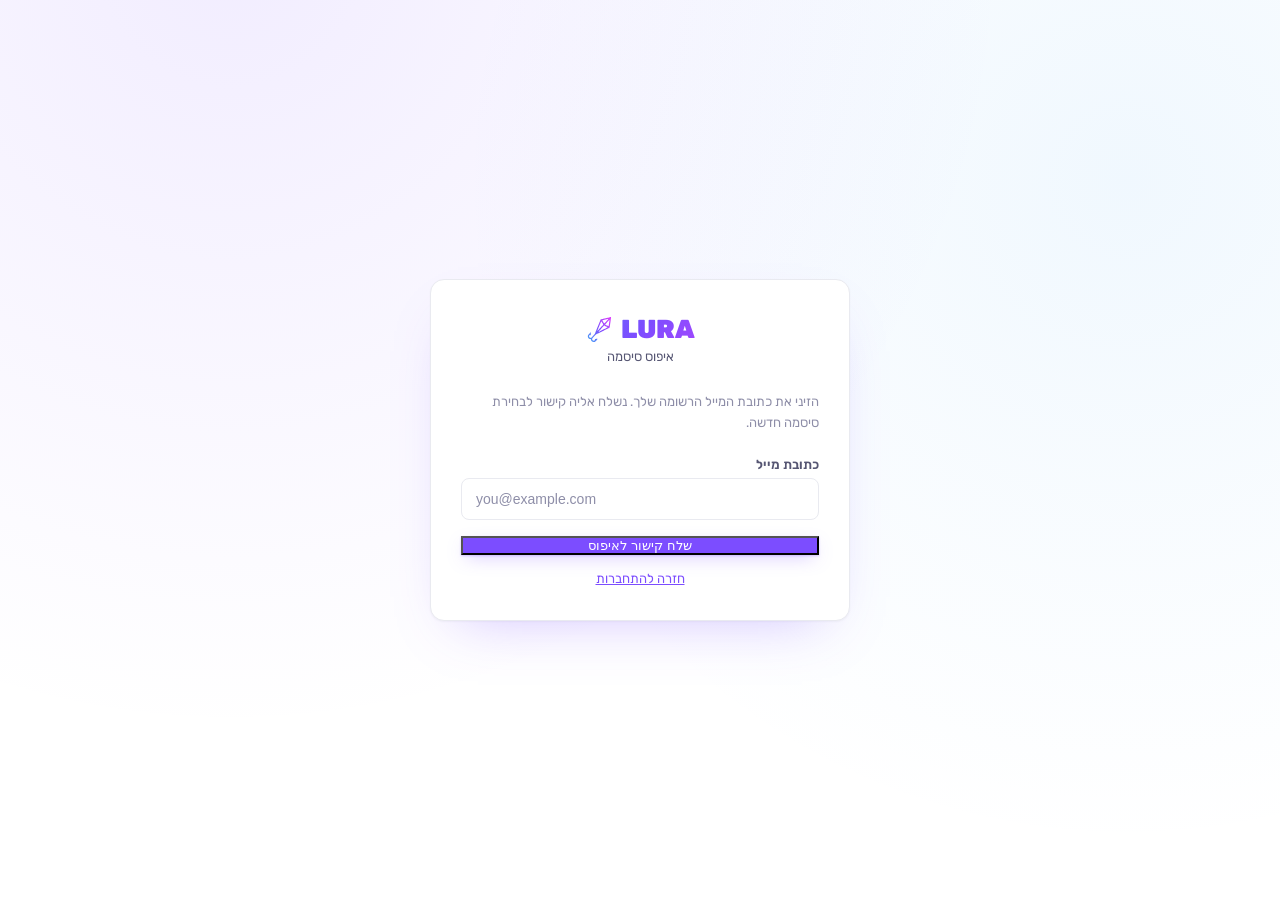
<file: frontend/forgot_password.html>
<!DOCTYPE html>
<html lang="he" dir="rtl">
<head>
  <meta charset="UTF-8">
  <meta name="viewport" content="width=device-width, initial-scale=1.0">
  <title>LURA — איפוס סיסמה</title>
  <link rel="stylesheet" href="css/main.css">
  <link rel="icon" type="image/svg+xml" href="icons/logo.svg">
  <link rel="icon" type="image/png" href="icons/icon128.png">
</head>
<body class="auth-page">

  <div class="auth-container">
    <div class="auth-brand">
      LURA<img src="icons/logo.svg" alt="" class="brand-mark">
    </div>
    <p class="auth-sub">איפוס סיסמה</p>

    <!-- שלב 1 — בקשת קישור למייל -->
    <form id="requestForm" class="auth-form" onsubmit="handleRequest(event)">
      <p style="font-size:13px;color:var(--muted);line-height:1.6;margin-bottom:8px;">
        הזיני את כתובת המייל הרשומה שלך. נשלח אליה קישור לבחירת סיסמה חדשה.
      </p>
      <div class="form-group">
        <label>כתובת מייל</label>
        <input type="email" id="requestEmail" placeholder="you@example.com" required dir="ltr">
      </div>
      <div id="requestError"   class="form-error"   style="display:none"></div>
      <div id="requestSuccess" class="form-success" style="display:none"></div>
      <button type="submit" class="btn-primary btn-full">שלח קישור לאיפוס</button>
      <p class="auth-switch"><a href="login.html">חזרה להתחברות</a></p>
    </form>

    <!-- שלב 2 — בחירת סיסמה חדשה (מוצג רק כשיש token בכתובת) -->
    <form id="resetForm" class="auth-form" onsubmit="handleReset(event)" style="display:none">
      <p style="font-size:13px;color:var(--muted);line-height:1.6;margin-bottom:8px;">
        בחרי סיסמה חדשה לחשבון שלך.
      </p>
      <div class="form-group">
        <label>סיסמה חדשה</label>
        <input type="password" id="resetPassword" placeholder="לפחות 8 תווים" required>
      </div>
      <div class="form-group">
        <label>אימות סיסמה חדשה</label>
        <input type="password" id="resetPassword2" placeholder="הזיני שוב" required>
      </div>
      <div id="resetError"   class="form-error"   style="display:none"></div>
      <div id="resetSuccess" class="form-success" style="display:none"></div>
      <button type="submit" class="btn-primary btn-full">עדכני סיסמה</button>
      <p class="auth-switch"><a href="login.html">חזרה להתחברות</a></p>
    </form>
  </div>

<script src="js/forgot_password.js"></script>
</body>
</html>
</file>
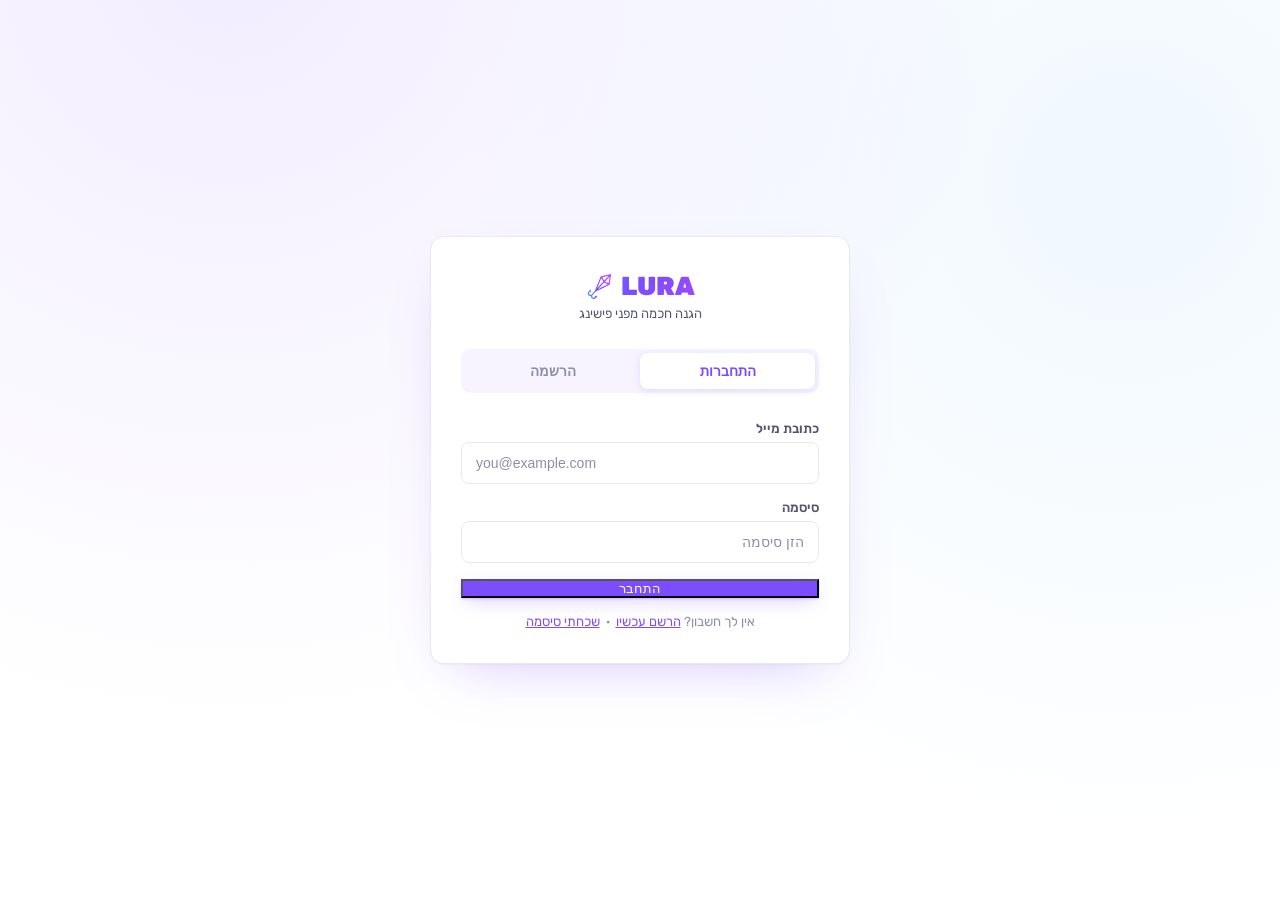
<file: frontend/login.html>
<!DOCTYPE html>
<html lang="he" dir="rtl">
<head>
  <meta charset="UTF-8">
  <meta name="viewport" content="width=device-width, initial-scale=1.0">
  <title>LURA — התחברות</title>
  <link rel="stylesheet" href="css/main.css">
    <link rel="icon" type="image/svg+xml" href="icons/logo.svg">
  <link rel="icon" type="image/png" href="icons/icon128.png">
</head>
<body class="auth-page">

  <div class="auth-container">
    <div class="auth-brand">LURA<img src="icons/logo.svg" alt="" class="brand-mark"></div>
    <p class="auth-sub">הגנה חכמה מפני פישינג</p>

    <!-- Tabs -->
    <div class="auth-tabs">
      <button class="auth-tab active" id="tabLogin"    onclick="showTab('login')">התחברות</button>
      <button class="auth-tab"        id="tabRegister" onclick="showTab('register')">הרשמה</button>
    </div>

    <!-- Login Form -->
    <form id="loginForm" class="auth-form" onsubmit="handleLogin(event)">
      <div class="form-group">
        <label>כתובת מייל</label>
        <input type="email" id="loginEmail" placeholder="you@example.com" required dir="ltr">
      </div>
      <div class="form-group">
        <label>סיסמה</label>
        <input type="password" id="loginPassword" placeholder="הזן סיסמה" required>
      </div>
      <div id="loginError" class="form-error" style="display:none"></div>
      <button type="submit" class="btn-primary btn-full">התחבר</button>
      <p class="auth-switch">
        אין לך חשבון? <a href="#" onclick="showTab('register')">הרשם עכשיו</a>
        &nbsp;·&nbsp;
        <a href="forgot_password.html">שכחתי סיסמה</a>
      </p>
    </form>

    <!-- Register Form -->
    <form id="registerForm" class="auth-form" style="display:none" onsubmit="handleRegister(event)">
      <div class="form-group">
        <label>שם מלא</label>
        <input type="text" id="regName" placeholder="שם מלא">
      </div>
      <div class="form-group">
        <label>כתובת מייל</label>
        <input type="email" id="regEmail" placeholder="you@example.com" required dir="ltr">
      </div>
      <div class="form-group">
        <label>סיסמה</label>
        <input type="password" id="regPassword" placeholder="לפחות 6 תווים" required>
      </div>
      <div class="form-group">
        <label>אימות סיסמה</label>
        <input type="password" id="regPassword2" placeholder="הזן שוב את הסיסמה" required>
      </div>
      <div id="registerError" class="form-error" style="display:none"></div>
      <button type="submit" class="btn-primary btn-full">צור חשבון</button>
      <p class="auth-switch">
        יש לך כבר חשבון? <a href="#" onclick="showTab('login')">התחבר</a>
      </p>
    </form>

    <!-- Reset Password Form -->
    <form id="resetForm" class="auth-form" style="display:none" onsubmit="handleReset(event)">
      <p style="font-size:13px;color:var(--muted);margin-bottom:4px;">
        הזיני את כתובת המייל שלך וסיסמה חדשה.
      </p>
      <div class="form-group">
        <label>כתובת מייל</label>
        <input type="email" id="resetEmail" placeholder="you@example.com" required dir="ltr">
      </div>
      <div class="form-group">
        <label>סיסמה חדשה</label>
        <input type="password" id="resetPassword" placeholder="לפחות 6 תווים" required>
      </div>
      <div class="form-group">
        <label>אימות סיסמה חדשה</label>
        <input type="password" id="resetPassword2" placeholder="הזן שוב" required>
      </div>
      <div id="resetError"   class="form-error"   style="display:none"></div>
      <div id="resetSuccess" class="form-success" style="display:none"></div>
      <button type="submit" class="btn-primary btn-full">עדכן סיסמה</button>
      <p class="auth-switch"><a href="#" onclick="showTab('login')">חזרה להתחברות</a></p>
    </form>

  </div>

  <script src="js/login.js"></script>
</body>
</html>
</file>
<file: frontend/css/main.css>
/* Rubik is served from the project rather than fetched from Google. The
   stylesheet link was render-blocking in <head>, so a slow or blocked
   font request held the whole page in readyState "loading" - the
   dashboard looked stuck on "טוען...". The extension already ships these
   two subsets; the site now uses the same files. */
@font-face {
  font-family: 'Rubik';
  font-style: normal;
  font-weight: 300 900;
  font-display: swap;
  src: url('../fonts/rubik-hebrew.woff2') format('woff2');
  unicode-range: U+0590-05FF, U+200C-2010, U+20AA, U+25CC, U+FB1D-FB4F;
}
@font-face {
  font-family: 'Rubik';
  font-style: normal;
  font-weight: 300 900;
  font-display: swap;
  src: url('../fonts/rubik-latin.woff2') format('woff2');
  unicode-range: U+0000-00FF, U+0131, U+0152-0153, U+02BB-02BC, U+02C6,
                 U+02DA, U+02DC, U+0304, U+0308, U+0329, U+2000-206F,
                 U+20AC, U+2122, U+2191, U+2193, U+2212, U+2215, U+FEFF;
}

/* LURA site stylesheet.

   Part one is the approved home page: the palette, the radii (8 and 14),
   the shadow formula and the spacing. Part two applies that language to
   the login and dashboard pages, which predate it. Both live here so the
   tokens are defined once. */

:root{
    --brand-blue:#42A5F5; --brand-purple:#7C4DFF; --brand-magenta:#E040FB;
    --brand-gradient:linear-gradient(135deg,#42A5F5,#7C4DFF,#E040FB);
    --accent:#7C4DFF; --accent-hover:#6B3AF0;
    --accent-wash:#F4F0FF; --accent-line:#E4DAFF;
    --bg:#FAFAFB; --surface:#FFFFFF;
    --border:#E9EAF0; --border-strong:#D9DCE5;
    --text:#14142B; --text-2:#565673; --text-3:#8E8EA8;
    --ink:#0E1020; --ink-2:#181B2E; --ink-line:#282C44;
    --ink-text:#E7E9F2; --ink-text-2:#9BA1B8;
    --danger:#DC2626; --warn:#D97706; --safe:#059669;
    --r:8px; --r-lg:14px;

    /* The dashboard and login sheets were written before this palette and
       kept their own names. The port brought the rules over but not the
       names, so 39 references resolved to nothing - among them the risk
       gauge, whose conic-gradient became invalid and drew no ring at all.
       Aliases, not new colours: same values under the older names. */
    --green:var(--safe); --orange:var(--warn); --red:var(--danger);
    --blue:var(--brand-blue);
    --yellow:#EAB308;              /* the caution band, as on the home page */
    --text-secondary:var(--text-2); --muted:var(--text-3);
    --border-light:#F1F2F6;        /* the gauge track: lighter than --border */
  }
  *,*::before,*::after{margin:0;padding:0;box-sizing:border-box}
  body{font-family:'Rubik',-apple-system,'Segoe UI',Arial,sans-serif;
    background:var(--bg);color:var(--text);direction:rtl;-webkit-font-smoothing:antialiased}
  .container{max-width:1120px;margin:0 auto;padding:0 24px}

  .navbar{height:62px;display:flex;align-items:center;justify-content:space-between;
    padding:0 32px;background:rgba(255,255,255,.88);backdrop-filter:blur(10px);
    border-bottom:1px solid var(--border);position:sticky;top:0;z-index:50}
  .brand{display:flex;align-items:center;gap:9px;font-size:18px;font-weight:700;letter-spacing:-.01em}
  .brand-word{background:var(--brand-gradient);-webkit-background-clip:text;
    background-clip:text;-webkit-text-fill-color:transparent}
  .brand-mark{width:27px;height:27px;flex-shrink:0}
  .nav-links{display:flex;align-items:center;gap:4px}
  .nav-links a{padding:7px 13px;border-radius:6px;font-size:14px;font-weight:500;
    color:var(--text-2);text-decoration:none}
  .nav-links a:hover{background:var(--bg);color:var(--text)}
  .nav-links a.active{color:var(--accent);background:var(--accent-wash)}
  /* The dashboard's sign-out is a <button>, which inherits neither the
     page font nor the pointer, so it came out as a default grey box. */
  .nav-cta{padding:7px 15px;border:1px solid var(--border-strong);border-radius:6px;
    font-size:14px;font-weight:500;color:var(--text-2);background:var(--surface);
    font-family:inherit;cursor:pointer}
  .nav-cta:hover{background:var(--bg);color:var(--text)}

  /* HERO */
  .hero-wrap{position:relative;overflow:hidden;border-bottom:1px solid var(--border);
    background:radial-gradient(circle at 18% -5%,rgba(124,77,255,.10),transparent 55%),
               radial-gradient(circle at 88% 20%,rgba(66,165,245,.08),transparent 50%),
               radial-gradient(circle at 60% 100%,rgba(224,64,251,.05),transparent 45%),var(--surface)}
  .hero-wrap::before{content:"";position:absolute;inset:0;
    background-image:radial-gradient(circle,#14142B 1px,transparent 1px);
    background-size:22px 22px;opacity:.045;pointer-events:none}
  .hero{position:relative;display:flex;align-items:center;justify-content:space-between;
    gap:52px;padding:76px 24px 88px;max-width:1120px;margin:0 auto}
  .hero-copy{flex:1;min-width:0}
  .eyebrow{display:inline-flex;align-items:center;gap:8px;font-size:12.5px;font-weight:500;
    color:var(--accent);background:var(--surface);border:1px solid var(--accent-line);
    padding:6px 13px;border-radius:100px;margin-bottom:24px;box-shadow:0 1px 2px rgba(20,20,43,.04)}
  .eyebrow-dot{width:6px;height:6px;border-radius:50%;background:var(--accent);
    box-shadow:0 0 0 3px rgba(124,77,255,.16)}
  .hero h1{font-size:54px;font-weight:800;line-height:1.1;letter-spacing:-.035em;margin-bottom:20px}
  .hero h1 em{font-style:normal;background:var(--brand-gradient);
    -webkit-background-clip:text;background-clip:text;-webkit-text-fill-color:transparent}
  .hero-sub{font-size:17px;line-height:1.65;color:var(--text-2);max-width:480px;margin-bottom:32px}
  .hero-actions{display:flex;gap:11px;margin-bottom:40px}
  .btn{font-family:inherit;font-size:14.5px;font-weight:500;cursor:pointer;
    padding:12px 22px;border-radius:var(--r);border:1px solid transparent;text-decoration:none;
    display:inline-block}
  .btn-primary{background:var(--accent);color:#fff;
    box-shadow:0 1px 2px rgba(124,77,255,.3),0 6px 18px -6px rgba(124,77,255,.5)}
  .btn-primary:hover{background:var(--accent-hover)}
  .btn-secondary{background:var(--surface);color:var(--text);border-color:var(--border-strong)}
  .hero-stats{display:flex;border:1px solid var(--border);border-radius:var(--r-lg);
    background:var(--surface);overflow:hidden;box-shadow:0 1px 3px rgba(20,20,43,.04)}
  .stat{flex:1;padding:16px 20px;border-left:1px solid var(--border)}
  .stat:last-child{border-left:none}
  .stat b{display:block;font-size:23px;font-weight:700;letter-spacing:-.025em;margin-bottom:2px}
  .stat span{font-size:12.5px;color:var(--text-3)}

  .hero-visual{flex:0 0 440px;display:flex;align-items:center;justify-content:center;position:relative}
  .stage{position:relative;width:100%;padding:22px;border-radius:20px;
    background:linear-gradient(160deg,rgba(66,165,245,.11),rgba(124,77,255,.10) 55%,rgba(224,64,251,.09));
    border:1px solid var(--accent-line);
    box-shadow:0 1px 2px rgba(20,20,43,.04),0 28px 56px -26px rgba(124,77,255,.45)}
  .stage::after{content:"";position:absolute;top:0;left:18%;right:18%;height:1px;
    background:linear-gradient(90deg,transparent,rgba(255,255,255,.95),transparent)}
  .hero-scan svg{width:100%;height:auto;display:block}
  .float-card{position:absolute;background:var(--surface);border:1px solid var(--border);
    border-radius:11px;padding:11px 13px;box-shadow:0 12px 30px -12px rgba(20,20,43,.28);
    display:flex;align-items:center;gap:10px;font-size:12.5px;white-space:nowrap;z-index:2}
  .fc-1{top:6%;left:-46px;animation:bob 4.2s ease-in-out infinite}
  .fc-2{bottom:11%;right:-38px;animation:bob 4.2s ease-in-out .9s infinite}
  @keyframes bob{0%,100%{transform:translateY(0)}50%{transform:translateY(-8px)}}
  .fc-dot{width:26px;height:26px;border-radius:7px;display:flex;align-items:center;
    justify-content:center;flex-shrink:0}
  .fc-dot svg{width:14px;height:14px;stroke:#fff;fill:none;stroke-width:2.1;
    stroke-linecap:round;stroke-linejoin:round}
  .fc-t{font-weight:600;display:block;margin-bottom:1px}
  .fc-s{color:var(--text-3);font-size:11.5px}

  /* SECTIONS */
  .sec{padding:82px 0}
  .sec-head{margin-bottom:38px}
  .sec-tag{font-size:12px;font-weight:600;letter-spacing:.09em;color:var(--accent);
    text-transform:uppercase;margin-bottom:10px}
  .sec-head h2{font-size:32px;font-weight:700;letter-spacing:-.03em;margin-bottom:10px}
  .sec-head p{font-size:15.5px;color:var(--text-2);max-width:540px;line-height:1.6}

  /* Gmail demo */
  .demo{display:grid;grid-template-columns:1.35fr 1fr;gap:20px;align-items:start}
  .mail-app{background:var(--surface);border:1px solid var(--border);border-radius:var(--r-lg);
    overflow:hidden;box-shadow:0 2px 4px rgba(20,20,43,.04),0 20px 40px -28px rgba(20,20,43,.35)}
  .mail-top{display:flex;align-items:center;gap:8px;padding:12px 16px;
    border-bottom:1px solid var(--border);background:#FCFCFD}
  .mail-top i{width:9px;height:9px;border-radius:50%;background:#D9DCE5}
  .mail-top span{margin-right:8px;font-size:12.5px;color:var(--text-3)}
  .mrow{display:flex;align-items:center;gap:13px;padding:14px 16px;border-bottom:1px solid var(--border)}
  .mrow:last-child{border-bottom:none}
  .mrow.sel{background:#FBFAFF;box-shadow:inset 3px 0 0 var(--accent)}
  .mbadge{font-size:11.5px;font-weight:700;color:#fff;padding:4px 9px;border-radius:5px;
    flex-shrink:0;min-width:44px;text-align:center}
  .mfrom{font-size:13.5px;font-weight:600;min-width:118px;flex-shrink:0}
  .msub{font-size:13.5px;color:var(--text-2);overflow:hidden;text-overflow:ellipsis;white-space:nowrap}
  .mtime{font-size:11.5px;color:var(--text-3);margin-right:auto;flex-shrink:0}

  .analysis{background:var(--surface);border:1px solid var(--border);border-radius:var(--r-lg);
    overflow:hidden;box-shadow:0 2px 4px rgba(20,20,43,.04)}
  .an-top{padding:16px 18px;border-bottom:1px solid var(--border);
    background:linear-gradient(160deg,#FFF5F5,#FFFAFA)}
  .an-score{display:flex;align-items:baseline;gap:8px;margin-bottom:3px}
  .an-score b{font-size:34px;font-weight:800;color:var(--danger);letter-spacing:-.04em}
  .an-score span{font-size:13px;font-weight:600;color:var(--danger)}
  .an-top small{font-size:12.5px;color:var(--text-2)}
  .an-body{padding:16px 18px}
  .an-lbl{font-size:11.5px;font-weight:600;letter-spacing:.06em;color:var(--text-3);
    text-transform:uppercase;margin-bottom:11px}
  .ind{display:flex;align-items:center;gap:9px;padding:9px 0;border-bottom:1px solid #F3F4F8;font-size:13px}
  .ind:last-child{border-bottom:none}
  .ind svg{width:15px;height:15px;stroke:var(--danger);fill:none;stroke-width:2;flex-shrink:0}

  /* features */
  .grid4{display:grid;grid-template-columns:repeat(4,1fr);gap:18px}
  .card{position:relative;background:var(--surface);border:1px solid var(--border);
    border-radius:var(--r-lg);padding:24px 21px;overflow:hidden;
    transition:border-color .18s,box-shadow .18s,transform .18s}
  .card::before{content:"";position:absolute;top:0;right:0;left:0;height:2.5px;
    background:var(--brand-gradient);opacity:0;transition:opacity .18s}
  .card:hover{border-color:var(--accent-line);transform:translateY(-2px);
    box-shadow:0 12px 28px -14px rgba(124,77,255,.4)}
  .card:hover::before{opacity:1}
  .card-icon{width:42px;height:42px;border-radius:10px;
    background:linear-gradient(150deg,#F7F4FF,#EDE6FF);border:1px solid var(--accent-line);
    display:flex;align-items:center;justify-content:center;margin-bottom:16px;
    box-shadow:inset 0 1px 0 rgba(255,255,255,.9)}
  .card-icon svg{width:20px;height:20px;stroke:var(--accent);fill:none;
    stroke-width:1.75;stroke-linecap:round;stroke-linejoin:round}
  .card h3{font-size:15.5px;font-weight:600;margin-bottom:8px;letter-spacing:-.01em}
  .card p{font-size:13.5px;line-height:1.62;color:var(--text-2)}

  /* dark band */
  .engine{background:var(--ink);color:var(--ink-text);position:relative;overflow:hidden;
    border-block:1px solid var(--ink-line)}
  .engine::before{content:"";position:absolute;inset:0;
    background:radial-gradient(ellipse at 22% -10%,rgba(124,77,255,.26),transparent 56%),
               radial-gradient(ellipse at 82% 110%,rgba(66,165,245,.16),transparent 54%),
               radial-gradient(ellipse at 95% 10%,rgba(224,64,251,.10),transparent 40%)}
  .engine::after{content:"";position:absolute;inset:0;
    background-image:linear-gradient(rgba(255,255,255,.028) 1px,transparent 1px),
                     linear-gradient(90deg,rgba(255,255,255,.028) 1px,transparent 1px);
    background-size:56px 56px;pointer-events:none}
  .engine-in{position:relative;z-index:1;padding:82px 24px;max-width:1120px;margin:0 auto}
  .engine .sec-tag{color:#A78BFA}
  .engine h2{font-size:32px;font-weight:700;letter-spacing:-.03em;margin-bottom:10px}
  .engine .lead{font-size:15.5px;color:var(--ink-text-2);max-width:600px;margin-bottom:40px;line-height:1.6}
  .steps{display:grid;grid-template-columns:1fr 1fr 1fr;border:1px solid var(--ink-line);
    border-radius:var(--r-lg);overflow:hidden;background:rgba(24,27,46,.75);backdrop-filter:blur(8px)}
  .step{padding:28px 26px;border-left:1px solid var(--ink-line)}
  .step:last-child{border-left:none}
  .step-ico{width:40px;height:40px;border-radius:10px;background:rgba(124,77,255,.16);
    border:1px solid rgba(167,139,250,.3);display:flex;align-items:center;justify-content:center;
    margin-bottom:16px}
  .step-ico svg{width:19px;height:19px;stroke:#C4B5FD;fill:none;stroke-width:1.8;
    stroke-linecap:round;stroke-linejoin:round}
  .step h4{font-size:17px;font-weight:600;margin-bottom:9px;letter-spacing:-.015em}
  .step p{font-size:13.5px;line-height:1.65;color:var(--ink-text-2)}

  /* what it catches */
  .catch{display:grid;grid-template-columns:repeat(4,1fr);gap:12px}
  .ct{background:var(--surface);border:1px solid var(--border);border-radius:11px;
    padding:18px 16px;display:flex;align-items:flex-start;gap:11px}
  .ct-ic{width:30px;height:30px;border-radius:8px;background:var(--accent-wash);
    border:1px solid var(--accent-line);display:flex;align-items:center;justify-content:center;flex-shrink:0}
  .ct-ic svg{width:15px;height:15px;stroke:var(--accent);fill:none;stroke-width:1.9;
    stroke-linecap:round;stroke-linejoin:round}
  .ct h4{font-size:13.5px;font-weight:600;margin-bottom:4px;line-height:1.35}
  .ct p{font-size:12.5px;color:var(--text-3);line-height:1.5}

  /* guardian */
  .guard{background:var(--surface);border-block:1px solid var(--border)}
  .guard-in{display:grid;grid-template-columns:1fr 1fr;gap:52px;align-items:center;
    max-width:1120px;margin:0 auto;padding:82px 24px}
  .gsteps{margin:26px 0 30px;list-style:none}
  .gstep{display:flex;gap:14px;padding:13px 0;border-bottom:1px solid var(--border)}
  .gstep:last-child{border-bottom:none}
  .gnum{width:25px;height:25px;border-radius:50%;background:var(--accent-wash);
    border:1px solid var(--accent-line);color:var(--accent);font-size:12.5px;font-weight:700;
    display:flex;align-items:center;justify-content:center;flex-shrink:0}
  .gstep b{font-size:14.5px;font-weight:600;display:block;margin-bottom:3px}
  .gstep span{font-size:13.5px;color:var(--text-2);line-height:1.55}

  .alert-mock{background:var(--ink);border:1px solid var(--ink-line);border-radius:var(--r-lg);
    overflow:hidden;box-shadow:0 24px 48px -24px rgba(20,20,43,.5)}
  .am-top{padding:22px;text-align:center;border-bottom:1px solid var(--ink-line);
    background:linear-gradient(160deg,#181B2E,#0E1020)}
  .am-brand{font-size:19px;font-weight:700;background:var(--brand-gradient);
    -webkit-background-clip:text;background-clip:text;-webkit-text-fill-color:transparent;
    margin-bottom:3px}
  .am-top small{font-size:12px;color:var(--ink-text-2)}
  .am-alert{background:var(--danger);color:#fff;text-align:center;padding:11px;
    font-size:14.5px;font-weight:600}
  .am-body{padding:22px;background:var(--ink-2)}
  .am-score{text-align:center;padding:18px;background:var(--ink);border-radius:10px;margin-bottom:16px}
  .am-score b{display:block;font-size:44px;font-weight:800;color:var(--danger);
    line-height:1;letter-spacing:-.04em}
  .am-score small{font-size:12px;color:var(--ink-text-2)}
  .am-row{padding:10px 13px;background:var(--ink);border-radius:8px;margin-bottom:8px;text-align:right}
  .am-row span{display:block;font-size:11px;color:var(--ink-text-2);margin-bottom:3px}
  .am-row b{font-size:13px;font-weight:600;color:var(--ink-text)}

  /* risk chips */
  .chips{display:flex;gap:10px;flex-wrap:wrap}
  .chip{display:inline-flex;align-items:center;gap:9px;background:var(--surface);
    border:1px solid var(--border);border-radius:100px;padding:9px 16px 9px 12px;
    font-size:13.5px;font-weight:500;box-shadow:0 1px 2px rgba(20,20,43,.04)}
  .chip i{width:9px;height:9px;border-radius:50%;flex-shrink:0}
  .chip small{color:var(--text-3);font-weight:400}

  /* final CTA */
  .cta{position:relative;overflow:hidden;border-top:1px solid var(--border);
    background:radial-gradient(ellipse at 50% 120%,rgba(124,77,255,.14),transparent 62%),var(--surface)}
  .cta-in{position:relative;text-align:center;padding:88px 24px;max-width:660px;margin:0 auto}
  .cta h2{font-size:36px;font-weight:800;letter-spacing:-.035em;margin-bottom:14px;line-height:1.15}
  .cta h2 em{font-style:normal;background:var(--brand-gradient);
    -webkit-background-clip:text;background-clip:text;-webkit-text-fill-color:transparent}
  .cta p{font-size:16px;color:var(--text-2);margin-bottom:30px;line-height:1.6}
  .cta-actions{display:flex;gap:11px;justify-content:center;flex-wrap:wrap}

  .footer{border-top:1px solid var(--border);background:var(--surface);
    padding:26px 0;font-size:13px;color:var(--text-3)}
  .footer .container{display:flex;align-items:center;gap:8px}

  .rv{opacity:0;transform:translateY(18px);transition:opacity .6s ease,transform .6s ease}
  .rv.in{opacity:1;transform:none}

  /* animation */
  .lura-panel{animation:lura-float 5s ease-in-out infinite}
  @keyframes lura-float{0%,100%{transform:translateY(0)}50%{transform:translateY(-6px)}}
  .lura-beam{animation:lura-sweep 8s cubic-bezier(.45,.05,.55,.95) infinite}
  @keyframes lura-sweep{0%{transform:translateY(0);opacity:0}3%{opacity:1}
    30%{transform:translateY(175px);opacity:1}35%{transform:translateY(192px);opacity:0}
    100%{transform:translateY(0);opacity:0}}
  .lura-badge{opacity:0;transform-box:fill-box;transform-origin:center;animation:lura-pop 8s ease-out infinite}
  .lura-badge-1{animation-delay:.25s}.lura-badge-2{animation-delay:.85s}.lura-badge-3{animation-delay:1.45s}
  @keyframes lura-pop{0%{opacity:0;transform:scale(.4)}4%{opacity:1;transform:scale(1.18)}
    7%{transform:scale(1)}92%{opacity:1;transform:scale(1)}100%{opacity:0;transform:scale(.4)}}
  .lura-alarm{transform-box:fill-box;transform-origin:center;animation:lura-alarm 2s ease-out .3s infinite}
  @keyframes lura-alarm{0%{opacity:.32;transform:scale(.85)}70%{opacity:0;transform:scale(2)}
    100%{opacity:0;transform:scale(.85)}}
  .lura-hook{animation:lura-hook 8s cubic-bezier(.35,0,.5,1) infinite}
  @keyframes lura-hook{0%,33%{transform:translateY(-215px);opacity:0}36%{opacity:1}
    45%{transform:translateY(0)}47%{transform:translateY(6px)}50%{transform:translateY(0)}
    67%{transform:translateY(0);opacity:1}71%{transform:translateY(12px)}
    80%{transform:translateY(-95px)}90%{transform:translateY(-215px);opacity:1}
    93%,100%{transform:translateY(-215px);opacity:0}}
  .lura-hook-sway{transform-box:fill-box;transform-origin:50% 0%;animation:lura-sway 2.4s ease-in-out infinite}
  @keyframes lura-sway{0%,100%{transform:rotate(-4deg)}50%{transform:rotate(4deg)}}
  .lura-bait{animation:lura-bait 1.3s ease-in-out infinite}
  @keyframes lura-bait{0%,100%{opacity:.5}50%{opacity:1}}
  .lura-shield{opacity:0;transform-box:fill-box;transform-origin:center;
    animation:lura-shield 8s cubic-bezier(.2,1.5,.35,1) infinite}
  @keyframes lura-shield{0%,65%{opacity:0;transform:scale(.3)}70%{opacity:1;transform:scale(1.3)}
    74%{transform:scale(1)}90%{opacity:1;transform:scale(1)}96%,100%{opacity:0;transform:scale(.7)}}
  .lura-ring{opacity:0;transform-box:fill-box;transform-origin:center;animation:lura-ring 8s ease-out infinite}
  .lura-ring-2{animation-delay:.16s}
  @keyframes lura-ring{0%,67%{opacity:0;transform:scale(.25)}71%{opacity:.75}
    84%{opacity:0;transform:scale(3)}100%{opacity:0;transform:scale(.25)}}
  @media (prefers-reduced-motion:reduce){*{animation:none!important;transition:none!important}
    .rv{opacity:1;transform:none}}
  @media (max-width:980px){
    .hero{flex-direction:column;padding:52px 24px 60px;gap:44px}
    .hero h1{font-size:36px}.hero-visual{flex:0 0 auto;max-width:380px}
    .float-card{display:none}
    .demo,.guard-in{grid-template-columns:1fr;gap:36px}
    .grid4,.catch{grid-template-columns:1fr 1fr}
    .steps{grid-template-columns:1fr}
    .step{border-left:none;border-bottom:1px solid var(--ink-line)}
    .cta h2{font-size:28px}}

/* Login and dashboard pages */

/* Two classes the pages used and nobody had defined. The danger button
   was btn-primary with an inline red background, which kept the primary
   button's purple shadow: a purple glow under a red button. */
.nav-user {
  font-size: 13.5px;
  color: var(--text-secondary);
  margin-inline-end: 4px;
}

.btn-danger {
  display: inline-flex;
  align-items: center;
  gap: 8px;
  padding: 9px 16px;
  border: 1px solid var(--danger);
  border-radius: var(--r);
  background: var(--surface);
  color: var(--danger);
  font-family: inherit;
  font-size: 14px;
  font-weight: 600;
  cursor: pointer;
  transition: background .15s, color .15s;
}
.btn-danger:hover { background: var(--danger); color: #fff; }
.btn-danger svg   { width: 16px; height: 16px; }


/* Auth Page */
.auth-page {
  background: radial-gradient(circle at 18% -5%, rgba(124,77,255,.10), transparent 55%),
              radial-gradient(circle at 88% 20%, rgba(66,165,245,.08), transparent 50%),
              var(--surface);
  display: flex;
  align-items: center;
  justify-content: center;
  min-height: 100vh;
}

/* Opaque, not frosted glass: on the home page every card is solid
   --surface and backdrop-filter appears only in the top bar. */
.auth-container {
  background: var(--surface);
  border: 1px solid var(--border);
  border-radius: var(--r-lg);
  padding: 34px 30px;
  width: 100%;
  max-width: 420px;
  box-shadow: 0 1px 2px rgba(20,20,43,.04),
              0 24px 56px -28px rgba(124,77,255,.35);
}

.auth-brand {
  /* The mark and the word are one lockup, so they are laid out as a row
     rather than an image floated next to centred text. */
  display: flex;
  align-items: center;
  justify-content: center;
  gap: 8px;
  font-size: 26px;
  font-weight: 900;
  background: var(--brand-gradient);
  -webkit-background-clip: text;
  -webkit-text-fill-color: transparent;
  background-clip: text;
  margin-bottom: 4px;
}

.auth-sub { text-align: center; color: var(--text-secondary); font-size: 13px; margin-bottom: 28px; }

.auth-tabs {
  display: flex;
  background: rgba(124, 77, 255, 0.06);
  border-radius: 10px;
  padding: 4px;
  margin-bottom: 28px;
}

.auth-tab {
  flex: 1;
  background: none;
  border: none;
  color: var(--muted);
  padding: 10px;
  border-radius: 8px;
  font-size: 14px;
  font-weight: 600;
  cursor: pointer;
  transition: all 0.2s;
}
.auth-tab.active { background: var(--surface); color: var(--accent); box-shadow: 0 2px 8px rgba(124, 77, 255, 0.15); }

.auth-form { display: flex; flex-direction: column; gap: 16px; }

.form-group { display: flex; flex-direction: column; gap: 6px; }
.form-group label { font-size: 13px; font-weight: 600; color: var(--text-secondary); }
.form-group input {
  background: var(--surface);
  border: 1px solid var(--border);
  color: var(--text);
  padding: 12px 14px;
  border-radius: 8px;
  font-size: 14px;
  outline: none;
  transition: border-color 0.2s;
}
.form-group input:focus { border-color: var(--accent); }
.form-group input::placeholder { color: var(--muted); }

.form-error {
  background: rgba(239, 68, 68, 0.08);
  border: 1px solid rgba(239, 68, 68, 0.25);
  color: var(--red);
  padding: 10px 14px;
  border-radius: 8px;
  font-size: 13px;
}

.form-success {
  background: rgba(52, 211, 153, 0.08);
  border: 1px solid rgba(52, 211, 153, 0.25);
  color: var(--green);
  padding: 10px 14px;
  border-radius: 8px;
  font-size: 13px;
}

.auth-switch { text-align: center; font-size: 13px; color: var(--muted); }
.auth-switch a { color: var(--accent); }

/* Dashboard Layout */
.dash-page { background: var(--bg); }

/* SVG icons in the side nav, the cards and the buttons - they were emoji */
.sidebar-link { display: flex; align-items: center; gap: 10px; }
.sidebar-link svg { width: 18px; height: 18px; flex-shrink: 0; }
.stat-icon { display: flex; justify-content: center; margin-bottom: 8px; }
.stat-icon svg { width: 22px; height: 22px; color: var(--accent); }
.guardian-box .btn-primary { display: inline-flex; align-items: center; gap: 8px; }
.guardian-box .btn-primary svg { width: 16px; height: 16px; }

.dash-layout { display: flex; min-height: calc(100vh - 60px); }

.sidebar {
  width: 240px;
  background: var(--surface);
  border-left: 1px solid var(--border);
  padding: 32px 20px;
  flex-shrink: 0;
  display: flex;
  flex-direction: column;
  align-items: center;
}

.sidebar-avatar {
  width: 64px; height: 64px;
  background: linear-gradient(135deg, var(--blue), var(--accent));
  border-radius: 50%;
  display: flex; align-items: center; justify-content: center;
  font-size: 24px; font-weight: 800; color: white;
  margin-bottom: 12px;
  box-shadow: 0 4px 15px rgba(124, 77, 255, 0.3);
}

.sidebar-name { font-size: 15px; font-weight: 700; margin-bottom: 4px; }
.sidebar-email { font-size: 11px; color: var(--muted); margin-bottom: 28px; text-align: center; }

.sidebar-nav { width: 100%; display: flex; flex-direction: column; gap: 4px; }

.sidebar-link {
  display: flex;
  align-items: center;
  gap: 8px;
  padding: 10px 14px;
  border-radius: 8px;
  font-size: 14px;
  font-weight: 500;
  color: var(--text-secondary);
  cursor: pointer;
  transition: all 0.2s;
  text-decoration: none;
}
.sidebar-link:hover { background: rgba(124, 77, 255, 0.06); color: var(--accent); text-decoration: none; }
.sidebar-link.active { background: rgba(124, 77, 255, 0.1); color: var(--accent); }

.dash-main { flex: 1; padding: 32px; overflow-y: auto; }
.dash-section { max-width: 900px; }
.section-title { font-size: 20px; font-weight: 800; margin-bottom: 24px; }

/* Dashboard Stats */
.stats-grid {
  display: grid;
  grid-template-columns: repeat(4, 1fr);
  gap: 16px;
  margin-bottom: 28px;
}

.stat-card {
  background: var(--surface);
  border: 1px solid var(--border);
  border-radius: var(--r-lg);
  padding: 22px 20px;
  text-align: center;
  position: relative;
  overflow: hidden;
  transition: transform 0.2s, box-shadow 0.2s;
}
.stat-card:hover {
  transform: translateY(-2px);
  box-shadow: 0 8px 24px rgba(124, 77, 255, 0.1);
}
.stat-card::before {
  content: '';
  position: absolute;
  top: 0; left: 0; right: 0;
  height: 3px;
}
.stat-card.blue::before  { background: linear-gradient(90deg, #42A5F5, #7C4DFF); }
.stat-card.red::before   { background: linear-gradient(90deg, var(--red), var(--red)); }
.stat-card.yellow::before { background: linear-gradient(90deg, var(--orange), var(--orange)); }
.stat-card.green::before { background: linear-gradient(90deg, var(--green), var(--green)); }

.stat-val { font-size: 28px; font-weight: 800; margin-bottom: 4px; }
.stat-card.blue  .stat-val { color: var(--accent); }
.stat-card.red   .stat-val { color: var(--red); }
.stat-card.yellow .stat-val { color: var(--orange); }
.stat-card.green .stat-val { color: var(--green); }
.stat-lbl { font-size: 12px; color: var(--muted); font-weight: 600; }

/* Risk Card */
.risk-card {
  background: var(--surface);
  border: 1px solid var(--border);
  border-radius: var(--r-lg);
  padding: 24px;
}
.risk-card h3 { font-size: 15px; font-weight: 700; margin-bottom: 20px; color: var(--text-secondary); }

.risk-row { display: flex; align-items: center; gap: 32px; }

.risk-circle {
  width: 120px; height: 120px;
  border-radius: 50%;
  background: conic-gradient(var(--green) 0%, rgba(124, 77, 255, 0.1) 0%);
  display: flex; align-items: center; justify-content: center;
  flex-shrink: 0;
  transition: background 0.6s;
}

.risk-inner {
  width: 88px; height: 88px;
  background: var(--surface);
  border-radius: 50%;
  display: flex; flex-direction: column;
  align-items: center; justify-content: center;
}
.risk-num { font-size: 26px; font-weight: 800; }
.risk-sub { font-size: 11px; color: var(--muted); }

.risk-info { flex: 1; }
.risk-level { font-size: 20px; font-weight: 800; margin-bottom: 12px; }
.risk-bar-track { height: 8px; background: rgba(124, 77, 255, 0.08); border-radius: 4px; overflow: hidden; margin-bottom: 10px; }
.risk-bar-fill { height: 100%; background: linear-gradient(90deg, var(--green), var(--orange), var(--orange), var(--red)); transition: width 0.6s ease; border-radius: 4px; }
.risk-desc { font-size: 12px; color: var(--muted); }

/* Alerts */
.alerts-list { display: flex; flex-direction: column; gap: 12px; }
.alert-item {
  display: flex;
  align-items: flex-start;
  gap: 12px;
  background: var(--surface);
  border: 1px solid var(--border);
  border-radius: 10px;
  padding: 14px 16px;
}
.alert-dot { width: 10px; height: 10px; border-radius: 50%; margin-top: 4px; flex-shrink: 0; }
.alert-dot.high   { background: var(--red); box-shadow: 0 0 6px var(--red); }
.alert-dot.medium { background: var(--orange); }
.alert-msg { font-size: 14px; }
.alert-time { font-size: 12px; color: var(--muted); margin-top: 2px; }

.empty-state { text-align: center; padding: 40px; color: var(--muted); font-size: 14px; }

/* Guardian */
.guardian-box {
  background: var(--surface);
  border: 1px solid var(--border);
  border-radius: var(--r-lg);
  padding: 28px;
  max-width: 500px;
}
.guardian-box p { color: var(--text-secondary); font-size: 14px; line-height: 1.6; }

.guardian-child-card {
  background: rgba(124, 77, 255, 0.06);
  border: 1px solid rgba(124, 77, 255, 0.2);
  border-radius: var(--r-lg);
  padding: 22px 20px;
}
.guardian-child-header {
  display: flex;
  align-items: center;
  gap: 14px;
  margin-bottom: 16px;
}
.guardian-avatar {
  width: 48px; height: 48px;
  background: linear-gradient(135deg, var(--blue), var(--accent));
  border-radius: 50%;
  display: flex; align-items: center; justify-content: center;
  font-size: 20px; font-weight: 800; color: #fff;
  flex-shrink: 0;
}
.guardian-child-name  { font-size: 15px; font-weight: 700; color: var(--text); }
.guardian-child-email { font-size: 12px; color: var(--muted); margin-top: 2px; }
.guardian-child-card h4 { font-size: 15px; font-weight: 700; margin-bottom: 10px; color: var(--accent); }
.guardian-stats-row   { display: flex; gap: 12px; margin-bottom: 16px; }
.guardian-stat-box {
  flex: 1;
  background: var(--surface);
  border: 1px solid var(--border);
  border-radius: 10px;
  padding: 12px;
  text-align: center;
}
.guardian-stat-val { font-size: 26px; font-weight: 800; margin-bottom: 4px; }
.guardian-stat-lbl { font-size: 11px; color: var(--muted); font-weight: 600; }
.guardian-alerts-title {
  font-size: 12px; font-weight: 700;
  color: var(--muted); text-transform: uppercase;
  letter-spacing: .5px; margin-bottom: 10px;
}
.guardian-alerts-list { display: flex; flex-direction: column; gap: 8px; }
.guardian-no-alerts   { text-align: center; padding: 16px; color: var(--muted); font-size: 13px; }

@keyframes lura-toast-in {
  from { opacity: 0; transform: translateY(20px) scale(.95); }
  to   { opacity: 1; transform: translateY(0)    scale(1);   }
}

/* Responsive */
@media (max-width: 768px) {
  .hero { flex-direction: column; padding: 40px 16px; }
  .hero h1 { font-size: 36px; }
  .hero-visual { flex: 0 0 auto; max-width: 340px; }
  .features-grid { grid-template-columns: 1fr 1fr; }
  .stats-grid { grid-template-columns: 1fr 1fr; }
  .dash-layout { flex-direction: column; }
  .sidebar { width: 100%; flex-direction: row; flex-wrap: wrap; padding: 16px; }
  .sidebar-nav { flex-direction: row; }
}
/* The install section and the dashboard's URL-scan result, which had no
   styling at all. Same language: radii 8 and 14, tokens from above. */

.result-card{border:1px solid var(--border);border-right-width:4px;
  border-radius:var(--r);padding:16px 18px;background:var(--bg)}
.result-card.r-danger {border-right-color:var(--danger)}
.result-card.r-warn   {border-right-color:#EF4444}
.result-card.r-caution{border-right-color:var(--warn)}
.result-card.r-safe   {border-right-color:var(--safe)}
.result-header{display:flex;align-items:flex-start;justify-content:space-between;gap:16px}
.result-level{font-size:15px;font-weight:600}
.result-url{font-size:12.5px;color:var(--text-3);direction:ltr;text-align:right;
  word-break:break-all;margin-top:2px}
.result-score{font-size:26px;font-weight:700;letter-spacing:-.02em;flex-shrink:0}
.r-danger .result-score,.r-danger .result-level {color:var(--danger)}
.r-warn   .result-score,.r-warn   .result-level {color:#EF4444}
.r-caution .result-score,.r-caution .result-level{color:var(--warn)}
.r-safe   .result-score,.r-safe   .result-level {color:var(--safe)}
.result-indicators{display:flex;flex-wrap:wrap;gap:7px;margin-top:14px}
.indicator-tag{font-size:12.5px;padding:4px 10px;border-radius:99px;
  background:var(--surface);border:1px solid var(--border);color:var(--text-2)}
.result-recommendation{margin-top:14px;padding-top:12px;border-top:1px solid var(--border);
  font-size:14px;color:var(--text-2)}
.result-error{padding:14px 16px;border-radius:var(--r);font-size:14px;
  background:#FEF2F2;border:1px solid #FCA5A5;color:#991B1B}

/* The install steps reuse .gsteps from the guardian section - the site
   already has one way of drawing a numbered list, and four separate
   cards for four short lines read as heavier than the content is. */
/* The navbar is sticky, so an anchored section has to leave room for
   it or its heading lands underneath. */
#install, #demo { scroll-margin-top: 78px; }

.install-card{background:var(--surface);border:1px solid var(--border);
  border-radius:var(--r-lg);padding:10px 26px 26px;max-width:620px;
  box-shadow:0 1px 2px rgba(20,20,43,.04),0 10px 30px -18px rgba(20,20,43,.16)}
.install-card .gsteps{margin:0 0 22px;padding:0}
.install-card code{font-family:ui-monospace,SFMono-Regular,Menlo,monospace;font-size:12.5px;
  background:var(--accent-wash);border:1px solid var(--accent-line);border-radius:5px;
  padding:1px 5px;direction:ltr;unicode-bidi:embed;display:inline-block;white-space:nowrap}

/* On the dashboard the action buttons carry class="btn-primary" without
   the .btn that supplies the padding, so they rendered at the browser's
   default: no padding, 13px system font, label touching the edges. This
   gives them the same box as .btn-danger, which they sit next to.
   flex:none keeps them from being squeezed by the row they share. */
.dash-section .btn-primary,
.guardian-box .btn-primary {
  display: inline-flex;
  align-items: center;
  gap: 8px;
  flex: none;
  white-space: nowrap;
  padding: 9px 16px;
  border: 1px solid transparent;
  border-radius: var(--r);
  font-family: inherit;
  font-size: 14px;
  font-weight: 600;
  cursor: pointer;
}
.dash-section .btn-primary svg,
.guardian-box .btn-primary svg { width: 16px; height: 16px; }
.guardian-box .btn-danger { flex: none; white-space: nowrap; }

/* Guardian mode - the watched accounts. Linking an address is only the
   first of three steps, so each row says which step it is on. */

.connect-row { display: flex; gap: 8px; align-items: stretch; }
.connect-row input { flex: 1; min-width: 0; }
.connect-row .btn-primary { flex: none; white-space: nowrap; }

.watch-title {
  margin: 30px 0 12px;
  padding-top: 22px;
  border-top: 1px solid var(--border);
  font-size: 15px;
  font-weight: 700;
}

.watch-card {
  border: 1px solid var(--border);
  border-radius: var(--r-lg);
  padding: 16px 18px;
  margin-bottom: 10px;
  background: var(--surface);
}
.watch-head {
  display: flex;
  align-items: flex-start;
  justify-content: space-between;
  gap: 12px;
}
.watch-name  { font-weight: 600; font-size: 15px; }
.watch-email { font-size: 13px; color: var(--text-3); direction: ltr; text-align: right; }

.watch-chip {
  flex: none;
  font-size: 12px;
  font-weight: 600;
  padding: 4px 11px;
  border-radius: 99px;
  white-space: nowrap;
}
.watch-chip.live { background: #E9F5EF; color: #1B6E4D; border: 1px solid #BFE3D2; }
.watch-chip.wait { background: #FCF3E3; color: #A96A05; border: 1px solid #F0DDB8; }

.watch-next {
  margin: 12px 0 0;
  font-size: 13.5px;
  line-height: 1.65;
  color: var(--text-2);
}
.watch-stats {
  display: flex;
  flex-wrap: wrap;
  gap: 6px 20px;
  margin-top: 12px;
  font-size: 13.5px;
  color: var(--text-2);
}
.watch-remove { margin-top: 14px; }

/* The state chip is what the row is for; the remove button should not
   compete with it. Quiet until hovered. */
.watch-remove {
  padding: 6px 13px;
  font-size: 13px;
  border-color: var(--border-strong);
  color: var(--text-2);
}
.watch-remove:hover { border-color: var(--danger); }

/* No dividers between the stats: the row wraps, and a divider on a
   wrapped item hangs in the air at the start of the next line. */
.watch-stats { gap: 4px 22px; }
</file>
<file: extension/popup/popup.css>
/* Rubik comes from the extension package, like styles.css. The @import
   here fetched it from Google: an extra network round trip before the
   popup could paint, and nothing guarantees it is reachable. */
@font-face {
  font-family: 'Rubik';
  font-style: normal;
  font-weight: 300 900;
  font-display: swap;
  src: url('../fonts/rubik-hebrew.woff2') format('woff2');
  unicode-range: U+0590-05FF, U+200C-2010, U+20AA, U+25CC, U+FB1D-FB4F;
}
@font-face {
  font-family: 'Rubik';
  font-style: normal;
  font-weight: 300 900;
  font-display: swap;
  src: url('../fonts/rubik-latin.woff2') format('woff2');
  unicode-range: U+0000-00FF, U+0131, U+0152-0153, U+02BB-02BC, U+02C6,
                 U+02DA, U+02DC, U+0304, U+0308, U+0329, U+2000-206F,
                 U+20AC, U+2122, U+2191, U+2193, U+2212, U+2215, U+FEFF;
}

/* The same tokens as frontend/css/main.css. The extension is a separate
   package and cannot import the site's sheet, so they are duplicated -
   but once, here, rather than as raw values throughout the file. */
:root {
  --blue: #42A5F5;
  --purple: #7C4DFF;
  --pink: #E040FB;
  /* Was var(--brand-gradient) - a token defined as itself, which is
     invalid, so .header h1 got no background under a transparent text
     fill: the word LURA in the popup header was not drawn at all. */
  --brand-gradient: linear-gradient(135deg, #42A5F5, #7C4DFF, #E040FB);

  --accent: #7C4DFF;
  --accent-hover: #6B3AF0;
  --accent-wash: #F4F0FF;
  --accent-line: #E4DAFF;

  --bg: #FAFAFB;
  --surface: #FFFFFF;
  --border: #E9EAF0;
  --border-light: #F1F2F6;
  --text: #14142B;
  --text-secondary: #565673;
  --muted: #8E8EA8;

  --danger: #DC2626;
  --red: #EF4444;
  --orange: #D97706;
  --yellow: #EAB308;
  --green: #059669;

  --r: 8px;
  --r-lg: 14px;
}

* { margin: 0; padding: 0; box-sizing: border-box; }

body {
  width: 380px;
  font-family: 'Rubik', -apple-system, sans-serif;
  background: var(--bg);
  color: var(--text);
  min-height: 100vh;
}

/* Header */
.header {
  padding: 20px 20px 16px;
  text-align: center;
}

.logo-row {
  display: flex;
  align-items: center;
  justify-content: center;
  gap: 10px;
  margin-bottom: 4px;
}

.shield-icon {
  width: 44px;
  height: 44px;
  display: flex;
  align-items: center;
  justify-content: center;
}


.header h1 {
  font-size: 22px;
  font-weight: 800;
  background: var(--brand-gradient);
  -webkit-background-clip: text;
  -webkit-text-fill-color: transparent;
  background-clip: text;
}

.header p {
  font-size: 12px;
  color: var(--text-secondary);
  letter-spacing: 0.5px;
}

.status-dot {
  display: inline-block;
  width: 8px;
  height: 8px;
  background: var(--green);
  border-radius: 50%;
  margin-left: 6px;
  animation: blink 1.5s ease-in-out infinite;
}

@keyframes blink {
  0%, 100% { opacity: 1; }
  50%       { opacity: 0.3; }
}

/* Login box */
.login-box {
  padding: 8px 16px 20px;
}

.login-subtitle {
  font-size: 12px;
  color: var(--text-secondary);
  text-align: center;
  margin-bottom: 16px;
}

.form-tabs {
  display: flex;
  background: rgba(124, 77, 255, 0.08);
  border-radius: var(--r);
  padding: 3px;
  margin-bottom: 16px;
  gap: 3px;
}

.tab {
  flex: 1;
  padding: 8px;
  border: none;
  border-radius: 8px;
  font-size: 13px;
  font-weight: 600;
  cursor: pointer;
  background: transparent;
  color: var(--muted);
  font-family: inherit;
  transition: all 0.2s;
}

.tab.active {
  background: var(--accent);
  color: #fff;
  box-shadow: 0 2px 8px rgba(66, 165, 245, 0.4);
}

.field { margin-bottom: 10px; }

.input {
  width: 100%;
  padding: 11px 14px;
  background: var(--surface);
  border: 1px solid var(--border);
  border-radius: var(--r);
  color: var(--text);
  font-size: 14px;
  font-family: inherit;
  outline: none;
  direction: rtl;
  transition: border-color 0.2s, background 0.2s;
}

.input::placeholder { color: var(--muted); }

.input:focus {
  border-color: var(--accent);
  background: var(--surface);
}

.form-error {
  background: rgba(239, 68, 68, 0.1);
  border: 1px solid rgba(239, 68, 68, 0.3);
  border-radius: 8px;
  padding: 8px 12px;
  font-size: 12px;
  color: #dc2626;
  margin-bottom: 10px;
  text-align: center;
}

/* User pill (logged-in header) */
.user-pill {
  display: flex;
  align-items: center;
  gap: 8px;
  padding: 8px 16px 4px;
  margin-bottom: 4px;
}

.user-avatar {
  width: 28px;
  height: 28px;
  background: var(--accent);
  border-radius: 50%;
  display: flex;
  align-items: center;
  justify-content: center;
  font-size: 13px;
  font-weight: 700;
  color: white;
  flex-shrink: 0;
}

.user-name {
  font-size: 13px;
  font-weight: 600;
  color: var(--text);
  flex: 1;
  overflow: hidden;
  text-overflow: ellipsis;
  white-space: nowrap;
  direction: ltr;
}

.logout-btn {
  background: var(--surface);
  border: 1px solid var(--border);
  border-radius: 6px;
  color: var(--text-secondary);
  cursor: pointer;
  font-size: 14px;
  padding: 3px 7px;
  line-height: 1;
  transition: all 0.2s;
}

.logout-btn:hover {
  background: rgba(239, 68, 68, 0.1);
  border-color: rgba(239, 68, 68, 0.3);
  color: #dc2626;
}

/* Stats Grid */
.stats {
  padding: 0 16px 16px;
  display: grid;
  grid-template-columns: 1fr 1fr;
  gap: 10px;
}

.stat-card {
  background: var(--surface);
  border: 1px solid var(--border);
  border-radius: var(--r-lg);
  padding: 14px;
  text-align: center;
  transition: transform 0.2s, background 0.2s, box-shadow 0.2s;
  cursor: default;
}

.stat-card:hover {
  transform: translateY(-3px);
  background: var(--surface);
  box-shadow: 0 8px 24px rgba(124, 77, 255, 0.15);
}

.stat-icon  { margin-bottom: 6px; display: flex; justify-content: center; }
.stat-icon svg { width: 20px; height: 20px; color: var(--accent); }

.stat-value {
  font-size: 26px;
  font-weight: 800;
  background: var(--accent);
  -webkit-background-clip: text;
  -webkit-text-fill-color: transparent;
  background-clip: text;
}

.stat-label {
  font-size: 11px;
  color: var(--muted);
  font-weight: 500;
  margin-top: 2px;
}

/* Risk Meter */
.risk-section {
  margin: 0 16px 16px;
  background: var(--surface);
  border: 1px solid var(--border);
  border-radius: var(--r-lg);
  padding: 16px;
}

.risk-header {
  display: flex;
  justify-content: space-between;
  align-items: center;
  margin-bottom: 12px;
}

.risk-title  { font-size: 13px; font-weight: 600; color: var(--text-secondary); }
.risk-badge  { font-size: 12px; font-weight: 600; padding: 5px 12px;
               border-radius: 100px; white-space: nowrap; }
.risk-number { font-size: 36px; font-weight: 800; line-height: 1; }
.risk-sub    { font-size: 11px; color: var(--muted); }

.risk-bar-track {
  height: 10px;
  background: rgba(124, 77, 255, 0.08);
  border-radius: 5px;
  overflow: hidden;
  margin-top: 10px;
}

.risk-bar-fill {
  height: 100%;
  border-radius: 5px;
  background: linear-gradient(90deg, #34d399, #fbbf24, #f97316, #ef4444);
  transition: width 0.8s cubic-bezier(0.34, 1.56, 0.64, 1);
}

/* Actions */
.actions {
  padding: 0 16px 16px;
  display: flex;
  flex-direction: column;
  gap: 10px;
}

.guardian-card {
  background: rgba(224, 64, 251, 0.08);
  border: 1px solid rgba(224, 64, 251, 0.25);
  border-radius: var(--r-lg);
  padding: 12px 14px;
  display: flex;
  align-items: center;
  justify-content: space-between;
}

.guardian-label {
  display: flex;
  align-items: center;
  gap: 8px;
  font-size: 13px;
  font-weight: 600;
  color: var(--accent);
}

.toggle {
  width: 46px;
  height: 26px;
  background: rgba(124, 77, 255, 0.15);
  border-radius: 13px;
  position: relative;
  cursor: pointer;
  transition: background 0.3s;
}

.toggle.on { background: var(--accent); }

.toggle-knob {
  width: 22px;
  height: 22px;
  background: white;
  border-radius: 11px;
  position: absolute;
  top: 2px;
  right: 2px;
  transition: transform 0.3s cubic-bezier(0.34, 1.56, 0.64, 1);
  box-shadow: 0 2px 6px rgba(0, 0, 0, 0.15);
}

.toggle.on .toggle-knob { transform: translateX(-20px); }

.btn {
  width: 100%;
  padding: 13px;
  border: none;
  border-radius: var(--r);
  font-size: 14px;
  font-weight: 700;
  cursor: pointer;
  display: flex;
  align-items: center;
  justify-content: center;
  gap: 8px;
  transition: all 0.2s;
  font-family: inherit;
  letter-spacing: 0.3px;
}

.btn:disabled { opacity: 0.6; cursor: not-allowed; }

.btn-primary {
  background: var(--accent);
  color: white;
  box-shadow: 0 4px 15px rgba(124, 77, 255, 0.35);
  margin-top: 6px;
}

.btn-primary:hover:not(:disabled) {
  box-shadow: 0 6px 20px rgba(124, 77, 255, 0.5);
}

.btn-secondary {
  background: var(--surface);
  color: var(--accent);
  border: 1px solid rgba(124, 77, 255, 0.2);
}

.btn-secondary:hover:not(:disabled) {
  background: var(--surface);
}

/* Footer */
.footer {
  padding: 12px 16px;
  text-align: center;
  font-size: 10px;
  color: var(--muted);
  border-top: 1px solid rgba(124, 77, 255, 0.08);
}

/* Loading */
.loading {
  padding: 40px 20px;
  text-align: center;
  color: var(--muted);
}

.spinner {
  width: 36px;
  height: 36px;
  border: 3px solid rgba(124, 77, 255, 0.1);
  border-top-color: var(--accent);
  border-radius: 50%;
  animation: spin 0.7s linear infinite;
  margin: 0 auto 12px;
}

@keyframes spin { to { transform: rotate(360deg); } }
</file>
